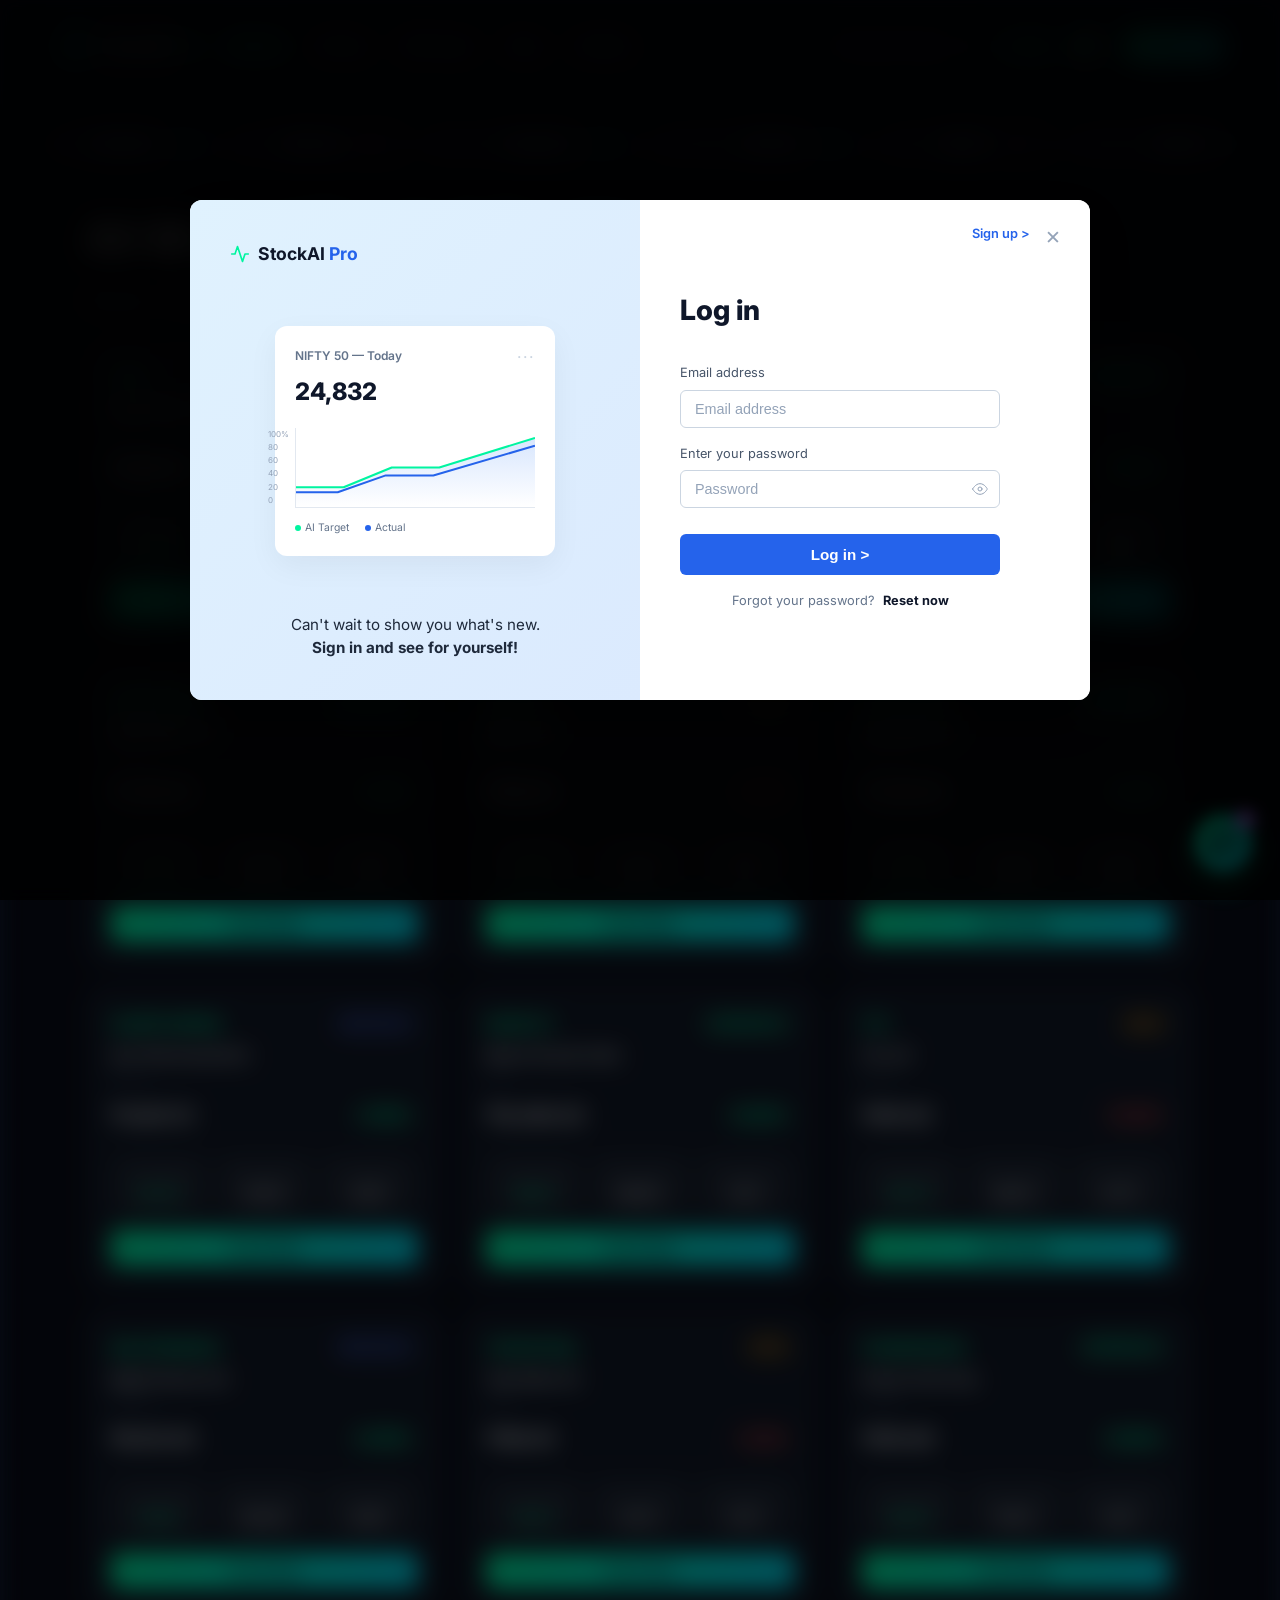
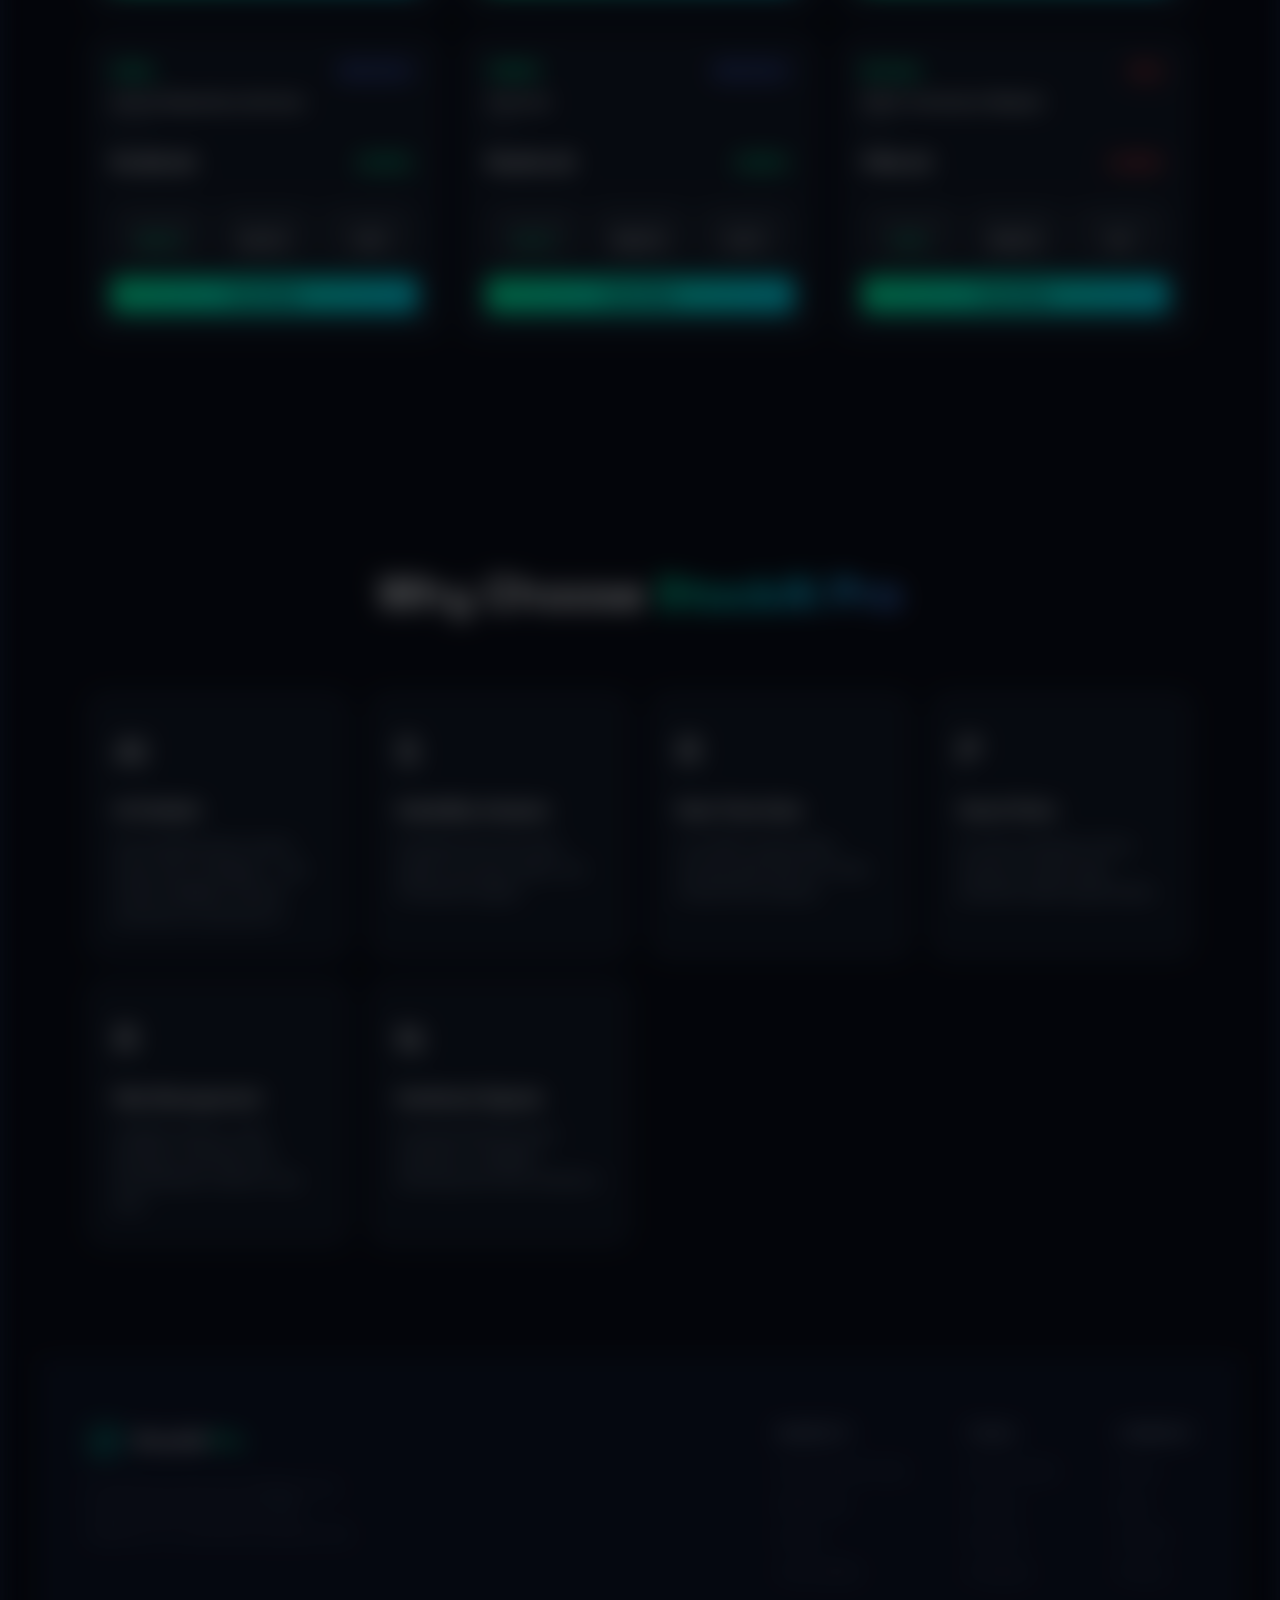
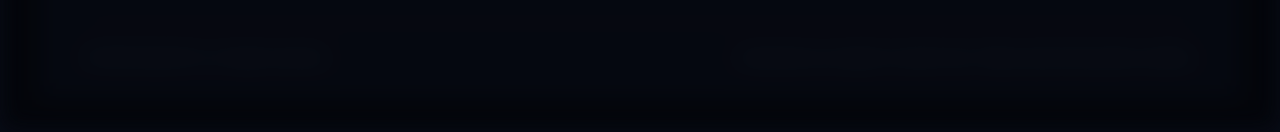
<file: frontend/index.html>
<!DOCTYPE html>
<html lang="en" data-theme="dark">

<head>
  <meta charset="UTF-8" />
  <meta name="viewport" content="width=device-width, initial-scale=1.0" />
  <title>StockAI Pro — Intelligent Wealth Insights</title>
  <meta name="description"
    content="StockAI Pro: Next-generation fund analysis with real-time AMFI data, AI-powered recommendations, and intelligent salary-based SIP planning." />
  <meta name="keywords"
    content="mutual funds, StockAI Pro, fund recommendations, SIP calculator, NSE, BSE, investing, wealth" />
  <link rel="preconnect" href="https://fonts.googleapis.com" />
  <link rel="preconnect" href="https://fonts.gstatic.com" crossorigin />
  <link
    href="https://fonts.googleapis.com/css2?family=Inter:wght@300;400;500;600;700;800;900&family=Space+Grotesk:wght@400;500;600;700&display=swap"
    rel="stylesheet" />
  <link rel="stylesheet" href="style.css" />
</head>

<body>

  <!-- ===== DASHBOARD LAYOUT WRAPPER ===== -->
  <div class="dashboard-wrapper" id="dashboardWrapper"
    style="filter: blur(10px) brightness(0.4); pointer-events: none; transition: filter 0.4s ease, brightness 0.4s ease;">

    <!-- ===== TOP NAVBAR ===== -->
    <header class="top-navbar" id="topNavbar">
      <div class="nav-container">
        <a href="#" class="nav-logo">
          <div class="logo-icon">
            <svg width="24" height="24" viewBox="0 0 28 28" fill="none">
              <path d="M4 20 L8 14 L12 17 L16 9 L20 12 L24 6" stroke="url(#g1)" stroke-width="2.5" stroke-linecap="round" stroke-linejoin="round"/>
              <circle cx="24" cy="6" r="2.5" fill="#00f5a0"/>
              <defs>
                <linearGradient id="g1" x1="4" y1="20" x2="24" y2="6" gradientUnits="userSpaceOnUse">
                  <stop stop-color="#00f5a0"/><stop offset="1" stop-color="#00d9f5"/>
                </linearGradient>
              </defs>
            </svg>
          </div>
          <span class="logo-text" style="font-size: 1.1rem;">StockAI <span class="logo-accent">Pro</span></span>
        </a>

        <!-- Navigation tabs -->
        <div class="nav-links">
          <button class="nav-tab-btn sidebar-btn active" id="tab-btn-markets" onclick="switchSidebarTab('markets')">Markets</button>
          <button class="nav-tab-btn sidebar-btn" id="tab-btn-picks" onclick="switchSidebarTab('picks')">AI Picks</button>
          <button class="nav-tab-btn sidebar-btn" id="tab-btn-sip" onclick="switchSidebarTab('sip')">SIP Planner</button>
          <button class="nav-tab-btn sidebar-btn" id="tab-btn-news" onclick="switchSidebarTab('news')">News</button>
          <button class="nav-tab-btn sidebar-btn" id="tab-btn-portfolio" onclick="switchSidebarTab('portfolio')">Portfolio</button>
        </div>

        <!-- Search & actions -->
        <div class="nav-actions" style="display: flex; align-items: center; gap: 8px;">
          <!-- Stock Search Button & Input -->
          <div class="search-container" style="position: relative;">
            <input type="text" id="stockSearchInput" placeholder="Search funds..." class="port-input" style="padding: 6px 12px 6px 30px; font-size: 0.8rem; width: 160px; transition: width 0.3s; border-radius: 20px;" onfocus="this.style.width='220px'; document.getElementById('searchDropdown').style.display='block';" onblur="setTimeout(() => { this.style.width='160px'; document.getElementById('searchDropdown').style.display='none'; }, 200)" />
            <span style="position: absolute; left: 10px; top: 50%; transform: translateY(-50%); font-size: 0.85rem; color: var(--text-muted); pointer-events: none;"><svg width="14" height="14" viewBox="0 0 24 24" fill="none" stroke="currentColor" stroke-width="2"><circle cx="11" cy="11" r="8"/><path d="M21 21l-4.35-4.35"/></svg></span>
            <div id="searchDropdown" class="search-dropdown" style="display: none; position: absolute; top: 100%; left: 0; right: 0; background: var(--bg-card); border: 1px solid var(--border); border-radius: var(--radius-sm); z-index: 100; max-height: 200px; overflow-y: auto; box-shadow: var(--shadow-md); margin-top: 5px;"></div>
          </div>

          <button class="btn-outline" onclick="openChat()" style="padding: 6px 12px; font-size: 0.8rem;">AI Chat</button>
          
          <button class="theme-toggle-btn" id="themeToggle" onclick="toggleTheme()" title="Toggle theme" style="margin: 0; width: 44px; height: 26px;">
            <div class="theme-knob" id="themeKnob" style="width: 18px; height: 18px;"></div>
          </button>

          <div class="user-profile-widget" id="sidebarUserProfile" style="display: none; align-items: center; gap: 8px; cursor: pointer;" onclick="openProfileModal()">
            <div class="auth-avatar" id="sidebarAvatar" style="width: 28px; height: 28px; font-size: 0.8rem;">U</div>
            <span class="user-profile-name" id="sidebarUserName" style="font-size: 0.8rem; max-width: 80px; text-overflow: ellipsis; overflow: hidden; white-space: nowrap;">Guest</span>
          </div>

          <button class="btn-primary" id="navAuthBtn" onclick="handleNavAuthClick()" style="padding: 6px 14px; font-size: 0.8rem; border-radius: 20px;">Get Started</button>
        </div>
      </div>
    </header>

    <!-- ===== MAIN CONTENT VIEWPONT ===== -->
    <main class="main-content">

      <!-- ===== TICKER STRIP ===== -->
      <div class="ticker-strip"
        style="position: relative; top: 0; margin-bottom: 1.5rem; border-radius: var(--radius-md);">
        <div class="ticker-track" id="tickerTrack"></div>
      </div>

      <!-- ===== TAB PANEL: MARKETS ===== -->
      <div id="panel-markets" class="tab-panel active">
        <section class="section" id="markets" style="padding-top: 1rem;">
          <div class="section-container">
            <div class="section-header" style="text-align: left; margin-bottom: 1.5rem;">
              <h2 class="section-title">All Mutual Funds & <span class="gradient-text">Equities</span></h2>
              <p class="section-subtitle" style="margin: 0;">Browse, compare, and invest in top-performing funds and equities</p>
            </div>
            <div class="funds-card-grid" id="fundsCardGrid">
              <!-- Cards rendered dynamically by app.js -->
            </div>
          </div>
        </section>
      </div> <!-- END TAB PANEL: MARKETS -->

      <!-- ===== TAB PANEL: AI PICKS ===== -->
      <div id="panel-picks" class="tab-panel">

        <!-- ===== AI PICKS ===== -->
        <section class="section section-dark" id="ai-picks">
          <div class="section-container">
            <div class="section-header">
              <div class="ai-badge"><span>&#x2736; AI Powered</span></div>
              <h2 class="section-title">AI Stock <span class="gradient-text">Recommendations</span></h2>
              <p class="section-subtitle">Our proprietary AI engine analyzes 150+ technical and fundamental indicators
                to deliver high-conviction trade ideas</p>
            </div>
            <div class="filter-tabs">
              <button class="filter-tab active" onclick="filterPicks('all', this)">All</button>
              <button class="filter-tab" onclick="filterPicks('buy', this)">Strong Buy</button>
              <button class="filter-tab" onclick="filterPicks('hold', this)">Hold</button>
              <button class="filter-tab" onclick="filterPicks('watch', this)">Watchlist</button>
            </div>
            <div class="picks-grid" id="picksGrid"></div>
            <div class="ai-confidence">
              <div class="confidence-header">
                <h3>AI Model Confidence</h3>
                <span>Based on last 90 days performance</span>
              </div>
              <div class="confidence-bars" id="confidenceBars"></div>
            </div>
          </div>
        </section>
      </div> <!-- END TAB PANEL: AI PICKS -->

      <!-- ===== TAB PANEL: SIP PLANNER ===== -->
      <div id="panel-sip" class="tab-panel">

        <!-- ===== AI SALARY PLANNER & SIP CALCULATOR ===== -->
        <section class="section" id="sip-calculator">
          <div class="section-container">
            <div class="section-header">
              <div class="ai-badge"><span>Smart Wealth Planner</span></div>
              <h2 class="section-title">AI SIP &amp; <span class="gradient-text">Salary Recommender</span></h2>
              <p class="section-subtitle">Plan your future wealth based on your monthly salary and let AI suggest the
                perfect funds.</p>
            </div>

            <div class="market-tables"
              style="grid-template-columns: repeat(auto-fit, minmax(min(100%, 480px), 1fr)); gap: 28px;">

              <!-- LEFT PANEL: AI SALARY PLANNER -->
              <div class="table-card" style="padding: 24px;">
                <div class="table-card-header" style="padding: 0 0 16px 0; margin-bottom: 20px;">
                  <h3>Salary-Based AI Recommendation</h3>
                  <span class="live-badge">SMART</span>
                </div>

                <div style="display: flex; flex-direction: column; gap: 1.25rem;">
                  <div class="filter-group">
                    <label style="display: flex; justify-content: space-between;">
                      <span>Monthly Salary</span>
                      <span style="color: var(--accent-green); font-weight: 700;" id="salaryValDisplay">₹50,000</span>
                    </label>
                    <input type="range" id="inputSalary" min="10000" max="500000" step="5000" value="50000"
                      class="filter-select"
                      style="padding: 0; height: 6px; -webkit-appearance: none; background: var(--input-bg); border: none;"
                      oninput="updateSalaryDisplay(this.value)" />
                  </div>

                  <div style="display: grid; grid-template-columns: 1fr 1fr; gap: 1rem;">
                    <div class="filter-group">
                      <label>Risk Appetite</label>
                      <select id="inputRisk" class="filter-select">
                        <option value="High">High (High Returns, Equity)</option>
                        <option value="Moderate">Moderate (Balanced, Hybrid)</option>
                        <option value="Low">Low (Safe, Debt/Liquid)</option>
                      </select>
                    </div>

                    <div class="filter-group">
                      <label>Investment Tenure</label>
                      <select id="inputTenure" class="filter-select">
                        <option value="Long">Long Term (5+ Years)</option>
                        <option value="Medium">Medium Term (3-5 Years)</option>
                        <option value="Short">Short Term (1-3 Years)</option>
                      </select>
                    </div>
                  </div>

                  <button class="btn-primary" onclick="generateAISIPPlan()"
                    style="padding: 12px; font-size: 0.95rem; width: 100%;">Analyze and Recommend Funds</button>

                  <div class="ai-confidence" id="sipPlanResult"
                    style="margin-top: 10px; display: none; padding: 20px; border-radius: var(--radius-md); background: var(--input-bg); border: 1px solid var(--border);">
                    <!-- Dynamic AI output will render here -->
                  </div>
                </div>
              </div>

              <!-- RIGHT PANEL: INTERACTIVE SIP CALCULATOR -->
              <div class="table-card" style="padding: 24px;">
                <div class="table-card-header" style="padding: 0 0 16px 0; margin-bottom: 20px;">
                  <h3>Interactive SIP Calculator</h3>
                  <span class="live-badge">CALCULATOR</span>
                </div>

                <div style="display: flex; flex-direction: column; gap: 1.25rem;">
                  <div class="filter-group">
                    <label style="display: flex; justify-content: space-between;">
                      <span>Monthly SIP Amount</span>
                      <span style="color: var(--accent-green); font-weight: 700;" id="sipAmountDisplay">₹5,000</span>
                    </label>
                    <input type="range" id="inputSipAmount" min="500" max="100000" step="500" value="5000"
                      class="filter-select"
                      style="padding: 0; height: 6px; -webkit-appearance: none; background: var(--input-bg); border: none;"
                      oninput="updateSIPAmountDisplay(this.value)" />
                  </div>

                  <div class="filter-group">
                    <label style="display: flex; justify-content: space-between;">
                      <span>Expected Annual Returns</span>
                      <span style="color: var(--accent-green); font-weight: 700;" id="sipRateDisplay">12%</span>
                    </label>
                    <input type="range" id="inputSipRate" min="5" max="30" step="0.5" value="12" class="filter-select"
                      style="padding: 0; height: 6px; -webkit-appearance: none; background: var(--input-bg); border: none;"
                      oninput="updateSIPRateDisplay(this.value)" />
                  </div>

                  <div class="filter-group">
                    <label style="display: flex; justify-content: space-between;">
                      <span>Tenure (Years)</span>
                      <span style="color: var(--accent-green); font-weight: 700;" id="sipYearsDisplay">10 Years</span>
                    </label>
                    <input type="range" id="inputSipYears" min="1" max="30" step="1" value="10" class="filter-select"
                      style="padding: 0; height: 6px; -webkit-appearance: none; background: var(--input-bg); border: none;"
                      oninput="updateSIPYearsDisplay(this.value)" />
                  </div>

                  <div class="picks-metrics" style="grid-template-columns: 1fr 1fr; gap: 10px; margin-top: 10px;">
                    <div class="pick-metric">
                      <div class="pick-metric-label">Total Invested</div>
                      <div class="pick-metric-value" id="sipInvestedText">₹6,00,000</div>
                    </div>
                    <div class="pick-metric">
                      <div class="pick-metric-label">Estimated Returns</div>
                      <div class="pick-metric-value" id="sipReturnsText">₹5,23,232</div>
                    </div>
                    <div class="pick-metric"
                      style="grid-column: span 2; background: rgba(0, 245, 160, 0.05); border: 1px solid rgba(0, 245, 160, 0.15);">
                      <div class="pick-metric-label">Total Future Wealth</div>
                      <div class="pick-metric-value" style="color: var(--accent-green); font-size: 1.25rem;"
                        id="sipTotalText">₹11,23,232</div>
                    </div>
                  </div>
                </div>
              </div>

            </div>
          </div>
        </section>
      </div> <!-- END TAB PANEL: SIP PLANNER -->

      <!-- ===== TAB PANEL: NEWS ===== -->
      <div id="panel-news" class="tab-panel">

        <!-- ===== NEWS SECTION ===== -->
        <section class="section" id="news">
          <div class="section-container">
            <div class="section-header">
              <h2 class="section-title">Market <span class="gradient-text">News</span></h2>
              <p class="section-subtitle">AI-curated news with sentiment analysis</p>
            </div>
            <div class="news-grid" id="newsGrid"></div>
          </div>
        </section>
      </div> <!-- END TAB PANEL: NEWS -->

      <!-- ===== TAB PANEL: PORTFOLIO ===== -->
      <div id="panel-portfolio" class="tab-panel">

        <!-- ===== PORTFOLIO TRACKER ===== -->
        <section class="section section-dark" id="portfolio">
          <div class="section-container">
            <div class="section-header">
              <h2 class="section-title">Portfolio <span class="gradient-text">Tracker</span></h2>
              <p class="section-subtitle">Track your investments and analyze performance</p>
            </div>
            <div class="portfolio-layout">
              <div class="portfolio-add">
                <h3>Add Stock</h3>
                <div class="portfolio-form">
                  <input type="text" id="portStock" placeholder="Stock symbol (e.g., TCS)" class="port-input" />
                  <input type="number" id="portQty" placeholder="Quantity" class="port-input" />
                  <input type="number" id="portPrice" placeholder="Buy price (&#x20B9;)" class="port-input" />
                  <button class="btn-primary" onclick="addToPortfolio()">Add Stock</button>
                </div>
              </div>
              <div class="portfolio-table-wrap">
                <table class="portfolio-table" id="portfolioTable">
                  <thead>
                    <tr>
                      <th>Stock</th>
                      <th>Qty</th>
                      <th>Avg Price</th>
                      <th>LTP</th>
                      <th>P&amp;L</th>
                      <th>P&amp;L %</th>
                      <th>Action</th>
                    </tr>
                  </thead>
                  <tbody id="portfolioBody">
                    <tr>
                      <td colspan="7" class="empty-row">No stocks added yet. Add your first stock!</td>
                    </tr>
                  </tbody>
                </table>
                <div class="portfolio-summary" id="portfolioSummary"></div>
              </div>
            </div>
          </div>
        </section>
      </div> <!-- END TAB PANEL: PORTFOLIO -->

      <!-- ===== FEATURES SECTION ===== -->
      <section class="section features-section">
        <div class="section-container">
          <div class="section-header">
            <h2 class="section-title">Why Choose <span class="gradient-text">StockAI Pro</span></h2>
          </div>
          <div class="features-grid">
            <div class="feature-card">
              <div class="feature-icon">AI</div>
              <h3>AI Chatbot</h3>
              <p>Ask anything about mutual funds, SIPs, strategies &mdash; get instant intelligent answers powered by
                advanced AI</p>
            </div>
            <div class="feature-card">
              <div class="feature-icon">S</div>
              <h3>Suitability Analysis</h3>
              <p>Evaluates fund risk ratios against user age, salary, and investment targets</p>
            </div>
            <div class="feature-card">
              <div class="feature-icon">R</div>
              <h3>Real-Time Data</h3>
              <p>Live AMFI market feeds syncing daily NAVs for Indian mutual fund schemes</p>
            </div>
            <div class="feature-card">
              <div class="feature-icon">P</div>
              <h3>Smart Picks</h3>
              <p>AI scans hundreds of fund houses to surface high-potential wealth opportunities</p>
            </div>
            <div class="feature-card">
              <div class="feature-icon">R</div>
              <h3>Risk Management</h3>
              <p>Volatility indexes, asset allocation matching, and diversification checks in real time</p>
            </div>
            <div class="feature-card">
              <div class="feature-icon">N</div>
              <h3>Sentiment Signals</h3>
              <p>AI parses financial news sentiment to highlight matching fund entry indicators</p>
            </div>
          </div>
        </div>
      </section>

      <!-- ===== FOOTER ===== -->
      <footer class="footer">
        <div class="footer-container">
          <div class="footer-brand">
            <div class="nav-logo">
              <div class="logo-icon">
                <svg width="24" height="24" viewBox="0 0 28 28" fill="none">
                  <path d="M4 20 L8 14 L12 17 L16 9 L20 12 L24 6" stroke="url(#gf)" stroke-width="2.5"
                    stroke-linecap="round" stroke-linejoin="round" />
                  <circle cx="24" cy="6" r="2.5" fill="#00f5a0" />
                  <defs>
                    <linearGradient id="gf" x1="4" y1="20" x2="24" y2="6" gradientUnits="userSpaceOnUse">
                      <stop stop-color="#00f5a0" />
                      <stop offset="1" stop-color="#00d9f5" />
                    </linearGradient>
                  </defs>
                </svg>
              </div>
              <span class="logo-text">StockAI <span class="logo-accent">Pro</span></span>
            </div>
            <p>AI-powered mutual fund intelligence for modern wealth creation. Not SEBI registered. For educational
              purposes only.</p>
          </div>
          <div class="footer-links">
            <div class="footer-col">
              <h4>Markets</h4><a href="#">Indian Mutual Funds</a><a href="#">AMFI NAVs</a><a href="#">Indices</a><a
                href="#">Commodities</a>
            </div>
            <div class="footer-col">
              <h4>Tools</h4><a href="#">SIP Calculator</a><a href="#">AI Picks</a><a href="#">Portfolio</a><a
                href="#">AI Signals</a>
            </div>
            <div class="footer-col">
              <h4>Company</h4><a href="#">About</a><a href="#">Blog</a><a href="#">Contact</a><a href="#">Privacy</a>
            </div>
          </div>
        </div>
        <div class="footer-bottom">
          <span>&copy; 2026 StockAI Pro. All rights reserved.</span>
          <span>Investments are subject to market risks. Please read all documents carefully.</span>
        </div>
      </footer>
    </main>
  </div> <!-- END DASHBOARD LAYOUT WRAPPER -->

  <!-- ===== AI CHAT WIDGET ===== -->
  <div class="chat-fab" id="chatFab" onclick="openChat()">
    <svg width="28" height="28" viewBox="0 0 24 24" fill="none" stroke="currentColor" stroke-width="2">
      <path d="M21 15a2 2 0 0 1-2 2H7l-4 4V5a2 2 0 0 1 2-2h14a2 2 0 0 1 2 2z"></path>
    </svg>
    <div class="chat-fab-badge">AI</div>
  </div>
  <div class="chat-overlay" id="chatOverlay" onclick="closeChat()"></div>
  <div class="chat-panel" id="chatPanel">
    <div class="chat-header">
      <div class="chat-avatar">
        <div class="avatar-ring">
          <div class="avatar-dot"></div>
        </div>
        <div class="chat-header-info">
          <span class="chat-name">StockAI Assistant</span>
          <span class="chat-status">&#x25CF; Online &middot; Powered by AI</span>
        </div>
      </div>
      <button class="chat-close" onclick="closeChat()">&#x2715;</button>
    </div>
    <div class="chat-suggestions" id="chatSuggestions">
      <p class="suggestions-label">Try asking:</p>
      <div class="suggestion-chips">
        <button class="chip" onclick="sendSuggestion(this)">Best stocks to buy today?</button>
        <button class="chip" onclick="sendSuggestion(this)">Analyze TCS stock</button>
        <button class="chip" onclick="sendSuggestion(this)">What is PE ratio?</button>
        <button class="chip" onclick="sendSuggestion(this)">Market outlook 2026</button>
        <button class="chip" onclick="sendSuggestion(this)">Explain candlestick patterns</button>
        <button class="chip" onclick="sendSuggestion(this)">How to reduce portfolio risk?</button>
      </div>
    </div>
    <div class="chat-messages" id="chatMessages">
      <div class="message bot-message">
        <div class="message-avatar">AI</div>
        <div class="message-bubble">
          <p>Hello! I'm <strong>StockAI</strong>, your intelligent market assistant. I can help you with:</p>
          <ul>
            <li>Stock analysis &amp; recommendations</li>
            <li>Market trends &amp; news</li>
            <li>Technical &amp; fundamental analysis</li>
            <li>Portfolio advice</li>
          </ul>
          <p>What would you like to know?</p>
        </div>
      </div>
    </div>
    <div class="chat-input-area">
      <div class="chat-input-wrap">
        <input type="text" id="chatInput" placeholder="Ask about any stock or market..."
          onkeypress="handleChatKey(event)" />
        <button class="chat-send-btn" onclick="sendChatMessage()">
          <svg width="20" height="20" viewBox="0 0 24 24" fill="currentColor">
            <path d="M2.01 21L23 12 2.01 3 2 10l15 2-15 2z" />
          </svg>
        </button>
      </div>
      <span class="chat-disclaimer">AI responses are for educational purposes only, not financial advice.</span>
    </div>
  </div>

  <!-- ===== STOCK DETAIL MODAL ===== -->
  <div class="modal-overlay" id="stockModal" onclick="closeStockModal()">
    <div class="modal-card" onclick="event.stopPropagation()">
      <div class="modal-header" id="modalHeader">
        <div>
          <h2 id="modalStockName">Stock Name</h2>
          <span id="modalSector" class="modal-sector">Sector</span>
        </div>
        <div class="modal-price-block">
          <div class="modal-price" id="modalPrice">&#x20B9;0</div>
          <div class="modal-change" id="modalChange">+0.00%</div>
        </div>
        <button class="modal-close" onclick="closeStockModal()">&#x2715;</button>
      </div>
      <canvas id="modalChart" height="200"></canvas>
      <div class="modal-metrics" id="modalMetrics"></div>
      <div class="modal-ai-section">
        <h3>AI Analysis</h3>
        <p id="modalAIText"></p>
      </div>
      <div style="margin-top: 1.5rem; display: flex;">
        <button class="btn-primary" id="modalBuyBtn" style="flex: 1; padding: 12px; font-weight: 700; font-size: 0.95rem; border-radius: var(--radius-sm);">Invest Now</button>
      </div>
    </div>
  </div>

  <!-- ===== AUTHENTICATION MODAL ===== -->
  <div class="modal-overlay active" id="authModal">
    <div class="auth-split-card" onclick="event.stopPropagation()">
      
      <!-- Left Panel (Illustration) -->
      <div class="auth-left-panel">
        <div class="auth-logo">
          <svg width="20" height="20" viewBox="0 0 24 24" fill="none" stroke="currentColor" stroke-width="2" stroke-linecap="round" stroke-linejoin="round" style="color: #00f5a0; margin-right: 8px;">
            <polyline points="22 12 18 12 15 21 9 3 6 12 2 12"></polyline>
          </svg>
          <span style="color: #0f172a; font-weight: 700;">StockAI <span style="color: #2563eb;">Pro</span></span>
        </div>
        
        <div class="auth-chart-wrapper">
          <div class="auth-chart-card">
            <div class="acc-header">
              <span class="acc-title">NIFTY 50 — Today</span>
              <span class="acc-dots">...</span>
            </div>
            <div class="acc-value">24,832</div>
            <div class="acc-chart-area">
              <div class="acc-y-axis">
                <span>100%</span><span>80</span><span>60</span><span>40</span><span>20</span><span>0</span>
              </div>
              <div class="acc-lines">
                <svg width="100%" height="100%" viewBox="0 0 200 80" preserveAspectRatio="none">
                  <defs>
                    <linearGradient id="chartGradient" x1="0" y1="0" x2="0" y2="1">
                      <stop offset="0%" stop-color="#3b82f6" stop-opacity="0.2"/>
                      <stop offset="100%" stop-color="#3b82f6" stop-opacity="0"/>
                    </linearGradient>
                  </defs>
                  <path d="M0 60 L40 60 L80 40 L120 40 L200 10 L200 80 L0 80 Z" fill="url(#chartGradient)"/>
                  <polyline points="0 60 40 60 80 40 120 40 200 10" fill="none" stroke="#00f5a0" stroke-width="2" />
                  <polyline points="0 65 35 65 75 48 115 48 200 18" fill="none" stroke="#2563eb" stroke-width="2" />
                </svg>
              </div>
            </div>
            <div class="acc-legend">
              <span class="acc-leg-item"><span class="acc-dot" style="background:#00f5a0;"></span> AI Target</span>
              <span class="acc-leg-item"><span class="acc-dot" style="background:#2563eb;"></span> Actual</span>
            </div>
          </div>
        </div>

        <div class="auth-left-text">
          Can't wait to show you what's new.<br>
          <strong>Sign in and see for yourself!</strong>
        </div>
      </div>

      <!-- Right Panel (Form) -->
      <div class="auth-right-panel">
        <button class="modal-close" id="authModalCloseBtn" onclick="closeAuthModal()" style="display: none;">&#x2715;</button>
        <div class="auth-top-right">
          <span id="authSwitchText" style="display: none;"></span>
          <a href="#" id="authSwitchLink" onclick="switchAuthMode(event)">Sign up ></a>
        </div>

        <div class="auth-form-container">
          <h2 id="authModalTitle">Log in</h2>
          
          <div id="authErrorMsg" class="auth-error-msg" style="display: none;"></div>

          <form id="authForm" onsubmit="handleAuthFormSubmit(event)">
            <div class="auth-input-group" id="authNameGroup" style="display: none;">
              <label>Full name</label>
              <input type="text" id="authName" placeholder="Your Name" />
            </div>

            <div class="auth-input-group" id="authEmailGroup">
              <label>Email address</label>
              <input type="email" id="authEmail" placeholder="Email address" required />
            </div>

            <div class="auth-input-group" id="authOtpGroup" style="display: none;">
              <label>Enter 6-Digit OTP</label>
              <input type="text" id="authOtp" placeholder="Enter OTP" />
            </div>

            <div class="auth-input-group" id="authPasswordGroup">
              <label id="authPasswordLabel">Enter your password</label>
              <div class="auth-password-wrapper">
                <input type="password" id="authPassword" placeholder="Password" required />
                <button type="button" class="auth-pwd-toggle">
                  <svg width="16" height="16" viewBox="0 0 24 24" fill="none" stroke="currentColor" stroke-width="1.5" stroke-linecap="round" stroke-linejoin="round"><path d="M1 12s4-8 11-8 11 8 11 8-4 8-11 8-11-8-11-8z"></path><circle cx="12" cy="12" r="3"></circle></svg>
                </button>
              </div>
            </div>

            <button type="submit" id="authSubmitBtn" class="auth-submit-btn">Log in ></button>
            
            <div class="auth-forgot-row">
              <span>Forgot your password?</span>
              <a href="#" id="authForgotLink" onclick="switchForgotPasswordMode(event)">Reset now</a>
            </div>
          </form>
        </div>
      </div>
    </div>
  </div>

  <!-- ===== AI SUITABILITY MODAL ===== -->
  <div class="modal-overlay" id="suitabilityModal" onclick="closeSuitabilityModal()">
    <div class="modal-card" onclick="event.stopPropagation()" style="max-width: 450px; padding: 2rem;">
      <div class="modal-header" style="border: none; padding-bottom: 0;">
        <div>
          <h2 style="font-size: 1.35rem; font-weight: 800;">AI Suitability Checker</h2>
          <span id="suitabilityFundName" style="color: var(--accent-green); font-size: 0.85rem; font-weight: 600;">Fund
            Name</span>
        </div>
        <button class="modal-close" onclick="closeSuitabilityModal()">&#x2715;</button>
      </div>
      <form id="suitabilityForm" onsubmit="calculateAIFundSuitability(event)"
        style="display: flex; flex-direction: column; gap: 1rem; margin-top: 1.25rem;">
        <input type="hidden" id="suitabilitySym" />

        <div class="filter-group">
          <label>Your Age</label>
          <input type="number" id="suitabilityAge" class="filter-select" placeholder="e.g. 28" required
            style="width: 100%; -webkit-appearance: none; appearance: none; background-image: none;" />
        </div>

        <div class="filter-group">
          <label>Investment Horizon (Years)</label>
          <input type="number" id="suitabilityHorizon" class="filter-select" placeholder="e.g. 5" required
            style="width: 100%; -webkit-appearance: none; appearance: none; background-image: none;" />
        </div>

        <div class="filter-group">
          <label>Risk Appetite</label>
          <select id="suitabilityRisk" class="filter-select" style="width: 100%;">
            <option value="low">Low Risk (Conservative)</option>
            <option value="moderate" selected>Moderate Risk (Balanced)</option>
            <option value="high">High Risk (Aggressive)</option>
          </select>
        </div>

        <button type="submit" class="btn-primary" style="width: 100%; padding: 0.8rem; margin-top: 0.5rem;">Evaluate
          Suitability</button>
      </form>

      <div id="suitabilityResult"
        style="display: none; margin-top: 1.5rem; padding: 1rem; border-radius: var(--radius-sm); border: 1px solid var(--border); background: var(--input-bg);">
        <!-- Results loaded dynamically -->
      </div>
    </div>
  </div>

  <!-- ===== QUICK BUY MODAL ===== -->
  <div class="modal-overlay" id="quickBuyModal" onclick="closeQuickBuyModal()">
    <div class="modal-card" onclick="event.stopPropagation()" style="max-width: 400px; padding: 2rem;">
      <div class="modal-header"
        style="border: none; padding-bottom: 0; display: flex; justify-content: space-between; align-items: center;">
        <div>
          <h2 style="font-size: 1.35rem; font-weight: 800; color: var(--text-primary);">Quick Invest</h2>
          <span id="quickBuyFundName" style="color: var(--accent-green); font-size: 0.85rem; font-weight: 600;">Fund
            Name</span>
        </div>
        <button class="modal-close" onclick="closeQuickBuyModal()"
          style="border: none; background: transparent; font-size: 1.2rem; cursor: pointer; color: var(--text-secondary);">&#x2715;</button>
      </div>

      <div style="margin-top: 1.5rem; display: flex; flex-direction: column; gap: 1rem;">
        <div
          style="display: flex; justify-content: space-between; font-size: 0.85rem; border-bottom: 1px solid var(--border); padding-bottom: 8px;">
          <span style="color: var(--text-secondary);">Current NAV:</span>
          <span id="quickBuyNAV" style="font-weight: 700; color: var(--text-primary);">₹0.00</span>
        </div>

        <div class="filter-group">
          <label>Quantity / Units to Buy</label>
          <input type="number" id="quickBuyQty" class="filter-select" value="10" min="1"
            style="width: 100%; -webkit-appearance: none; appearance: none; background-image: none;"
            oninput="updateQuickBuyTotal()" />
        </div>

        <div
          style="display: flex; justify-content: space-between; font-size: 0.9rem; font-weight: 700; background: var(--input-bg); padding: 12px; border-radius: var(--radius-sm);">
          <span style="color: var(--text-secondary);">Total Investment:</span>
          <span id="quickBuyTotal" style="color: var(--accent-green);">₹0.00</span>
        </div>

        <button class="btn-primary" style="width: 100%; padding: 0.8rem; margin-top: 0.5rem;"
          onclick="submitQuickBuy()">Confirm Purchase</button>
      </div>
    </div>
  </div>

  <!-- ===== PROFILE MODAL ===== -->
  <div class="modal-overlay" id="profileModal" onclick="closeProfileModal()">
    <div class="modal-card" onclick="event.stopPropagation()" style="max-width: 600px; padding: 1.5rem 2rem;">
      <div class="modal-header" style="padding-bottom: 10px; border-bottom: none; margin-bottom: 0;">
        <h2>Trader Profile & Settings</h2>
        <button class="modal-close" onclick="closeProfileModal()">&#x2715;</button>
      </div>
      
      <div class="modal-tabs" style="display: flex; gap: 1.5rem; border-bottom: 1px solid var(--border); margin-bottom: 1.5rem; margin-top: 10px;">
        <button class="modal-tab active" id="ptab-btn-personal" onclick="switchProfileTab('personal')">Personal Info</button>
        <button class="modal-tab" id="ptab-btn-kyc" onclick="switchProfileTab('kyc')">KYC & Documents</button>
        <button class="modal-tab" id="ptab-btn-bank" onclick="switchProfileTab('bank')">Bank & Trading</button>
      </div>

      <div style="max-height: 60vh; overflow-y: auto; padding-right: 5px;">
        
        <!-- Tab 1: Personal Info -->
        <div id="ptab-personal" class="profile-tab-content active" style="display: flex; flex-direction: column; gap: 1.5rem;">
          <div style="display: grid; grid-template-columns: 1fr 1fr; gap: 1rem;">
            <div class="filter-group">
              <label for="profileNameInput">Full Name</label>
              <input type="text" id="profileNameInput" class="filter-select" style="width: 100%; -webkit-appearance: none; appearance: none; background-image: none;" placeholder="As per PAN card" />
            </div>
            <div class="filter-group">
              <label for="profileEmailInput">Email Address</label>
              <input type="email" id="profileEmailInput" class="filter-select" style="width: 100%; -webkit-appearance: none; appearance: none; background-image: none;" placeholder="name@example.com" />
            </div>
            <div class="filter-group">
              <label for="profilePhoneInput">Phone Number</label>
              <input type="tel" id="profilePhoneInput" class="filter-select" style="width: 100%; -webkit-appearance: none; appearance: none; background-image: none;" placeholder="+91" />
            </div>
            <div class="filter-group">
              <label for="profileDobInput">Date of Birth</label>
              <input type="date" id="profileDobInput" class="filter-select" style="width: 100%; -webkit-appearance: none; appearance: none; background-image: none; color-scheme: dark;" />
            </div>
          </div>
          <div class="filter-group">
            <label for="profileAddressInput">Residential Address</label>
            <textarea id="profileAddressInput" class="filter-select" style="width: 100%; height: 60px; resize: none; background-image: none; padding: 10px;" placeholder="Full Address with PIN Code"></textarea>
          </div>
          <div style="display: grid; grid-template-columns: 1fr 1fr; gap: 1rem;">
            <div class="filter-group">
              <label for="profileOccupationInput">Occupation</label>
              <select id="profileOccupationInput" class="filter-select" style="width: 100%;">
                <option value="Private Sector">Private Sector</option>
                <option value="Public Sector">Public Sector</option>
                <option value="Business">Business</option>
                <option value="Professional">Professional</option>
                <option value="Student">Student</option>
              </select>
            </div>
            <div class="filter-group">
              <label for="profileIncomeInput">Annual Income</label>
              <select id="profileIncomeInput" class="filter-select" style="width: 100%;">
                <option value="Below 1 Lakh">Below 1 Lakh</option>
                <option value="1-5 Lakhs">1-5 Lakhs</option>
                <option value="5-10 Lakhs">5-10 Lakhs</option>
                <option value="10-25 Lakhs">10-25 Lakhs</option>
                <option value="Above 25 Lakhs">Above 25 Lakhs</option>
              </select>
            </div>
          </div>
        </div>

        <!-- Tab 2: KYC & Documents -->
        <div id="ptab-kyc" class="profile-tab-content" style="display: none; flex-direction: column; gap: 1.5rem;">
          <div style="display: grid; grid-template-columns: 1fr 1fr; gap: 1rem;">
            <div class="filter-group">
              <label for="profilePanInput">PAN Number</label>
              <input type="text" id="profilePanInput" class="filter-select" style="width: 100%; -webkit-appearance: none; appearance: none; background-image: none; text-transform: uppercase;" placeholder="ABCDE1234F" />
            </div>
            <div class="filter-group">
              <label>KYC Status</label>
              <div style="padding: 10px 14px; background: rgba(16, 185, 129, 0.1); border: 1px solid rgba(16, 185, 129, 0.2); border-radius: var(--radius-sm); color: var(--accent-green); font-size: 0.85rem; font-weight: 600; display: flex; align-items: center; gap: 6px;">
                <svg width="14" height="14" viewBox="0 0 24 24" fill="none" stroke="currentColor" stroke-width="3"><polyline points="20 6 9 17 4 12"></polyline></svg> Verified
              </div>
            </div>
          </div>
          
          <div>
            <h4 style="font-size: 0.85rem; color: var(--text-secondary); margin-bottom: 10px;">Document Uploads</h4>
            <div style="display: grid; grid-template-columns: 1fr 1fr; gap: 1rem;">
              <div class="filter-group">
                <label>PAN Card (Front)</label>
                <div class="upload-area" onclick="document.getElementById('panFrontUpload').click()">
                  <svg width="20" height="20" viewBox="0 0 24 24" fill="none" stroke="var(--text-muted)" stroke-width="2"><path d="M21 15v4a2 2 0 0 1-2 2H5a2 2 0 0 1-2-2v-4"/><polyline points="17 8 12 3 7 8"/><line x1="12" y1="3" x2="12" y2="15"/></svg>
                  <span>Upload Front</span>
                  <input type="file" id="panFrontUpload" accept="image/*,.pdf" style="display: none;" onchange="updateUploadLabel(this)" />
                </div>
              </div>
              <div class="filter-group">
                <label>PAN Card (Back)</label>
                <div class="upload-area" onclick="document.getElementById('panBackUpload').click()">
                  <svg width="20" height="20" viewBox="0 0 24 24" fill="none" stroke="var(--text-muted)" stroke-width="2"><path d="M21 15v4a2 2 0 0 1-2 2H5a2 2 0 0 1-2-2v-4"/><polyline points="17 8 12 3 7 8"/><line x1="12" y1="3" x2="12" y2="15"/></svg>
                  <span>Upload Back</span>
                  <input type="file" id="panBackUpload" accept="image/*,.pdf" style="display: none;" onchange="updateUploadLabel(this)" />
                </div>
              </div>
              <div class="filter-group">
                <label>Aadhaar Card</label>
                <div class="upload-area" onclick="document.getElementById('aadhaarUpload').click()">
                  <svg width="20" height="20" viewBox="0 0 24 24" fill="none" stroke="var(--text-muted)" stroke-width="2"><path d="M21 15v4a2 2 0 0 1-2 2H5a2 2 0 0 1-2-2v-4"/><polyline points="17 8 12 3 7 8"/><line x1="12" y1="3" x2="12" y2="15"/></svg>
                  <span>Upload Aadhaar</span>
                  <input type="file" id="aadhaarUpload" accept="image/*,.pdf" style="display: none;" onchange="updateUploadLabel(this)" />
                </div>
              </div>
              <div class="filter-group">
                <label>Bank Passbook / Cheque</label>
                <div class="upload-area" onclick="document.getElementById('passbookUpload').click()">
                  <svg width="20" height="20" viewBox="0 0 24 24" fill="none" stroke="var(--text-muted)" stroke-width="2"><path d="M21 15v4a2 2 0 0 1-2 2H5a2 2 0 0 1-2-2v-4"/><polyline points="17 8 12 3 7 8"/><line x1="12" y1="3" x2="12" y2="15"/></svg>
                  <span>Upload Passbook</span>
                  <input type="file" id="passbookUpload" accept="image/*,.pdf" style="display: none;" onchange="updateUploadLabel(this)" />
                </div>
              </div>
            </div>
          </div>
        </div>

        <!-- Tab 3: Bank & Trading -->
        <div id="ptab-bank" class="profile-tab-content" style="display: none; flex-direction: column; gap: 1.5rem;">
          <div>
            <h4 style="font-size: 0.85rem; color: var(--text-secondary); margin-bottom: 10px;">Bank Account Details</h4>
            <div style="display: grid; grid-template-columns: 1fr 1fr; gap: 1rem;">
              <div class="filter-group">
                <label for="profileBankInput">Account Number</label>
                <input type="text" id="profileBankInput" class="filter-select" style="width: 100%; -webkit-appearance: none; appearance: none; background-image: none;" placeholder="XXXX XXXX XXXX" />
              </div>
              <div class="filter-group">
                <label for="profileIfscInput">IFSC Code</label>
                <input type="text" id="profileIfscInput" class="filter-select" style="width: 100%; -webkit-appearance: none; appearance: none; background-image: none; text-transform: uppercase;" placeholder="SBIN0001234" />
              </div>
            </div>
          </div>
          
          <div>
            <h4 style="font-size: 0.85rem; color: var(--text-secondary); margin-bottom: 10px;">Trading & Demat Account</h4>
            <div style="display: grid; grid-template-columns: 1fr 1fr; gap: 1rem;">
              <div class="filter-group">
                <label for="profileDematInput">BO ID / Demat A/C</label>
                <input type="text" id="profileDematInput" class="filter-select" style="width: 100%; -webkit-appearance: none; appearance: none; background-image: none;" placeholder="16 Digit Number" />
              </div>
              <div class="filter-group">
                <label for="profileSegmentsInput">Active Segments</label>
                <select id="profileSegmentsInput" class="filter-select" style="width: 100%;">
                  <option value="Equity & Mutual Funds">Equity & Mutual Funds</option>
                  <option value="Equity, F&O">Equity, F&O</option>
                  <option value="All Segments">All Segments (Eq, F&O, Cmdty, Curr)</option>
                </select>
              </div>
            </div>
          </div>

          <div>
            <h4 style="font-size: 0.85rem; color: var(--text-secondary); margin-bottom: 10px;">Nominee Details</h4>
            <div style="display: grid; grid-template-columns: 1fr 1fr; gap: 1rem;">
              <div class="filter-group">
                <label for="profileNomineeInput">Nominee Name</label>
                <input type="text" id="profileNomineeInput" class="filter-select" style="width: 100%; -webkit-appearance: none; appearance: none; background-image: none;" placeholder="Full Name" />
              </div>
              <div class="filter-group">
                <label for="profileNomRelationInput">Relationship</label>
                <select id="profileNomRelationInput" class="filter-select" style="width: 100%;">
                  <option value="Spouse">Spouse</option>
                  <option value="Parent">Parent</option>
                  <option value="Child">Child</option>
                  <option value="Sibling">Sibling</option>
                  <option value="Other">Other</option>
                </select>
              </div>
            </div>
          </div>
        </div>

      </div>
      
      <div style="margin-top: 1.5rem; border-top: 1px solid var(--border); padding-top: 1.5rem;">
        <button class="btn-primary" style="width: 100%; padding: 0.9rem; font-size: 0.95rem;" onclick="saveProfile()">Save & Update Profile</button>
      </div>
    </div>
  </div>

  <script src="app.js?v=1.0.2" defer></script>
</body>

</html>
</file>
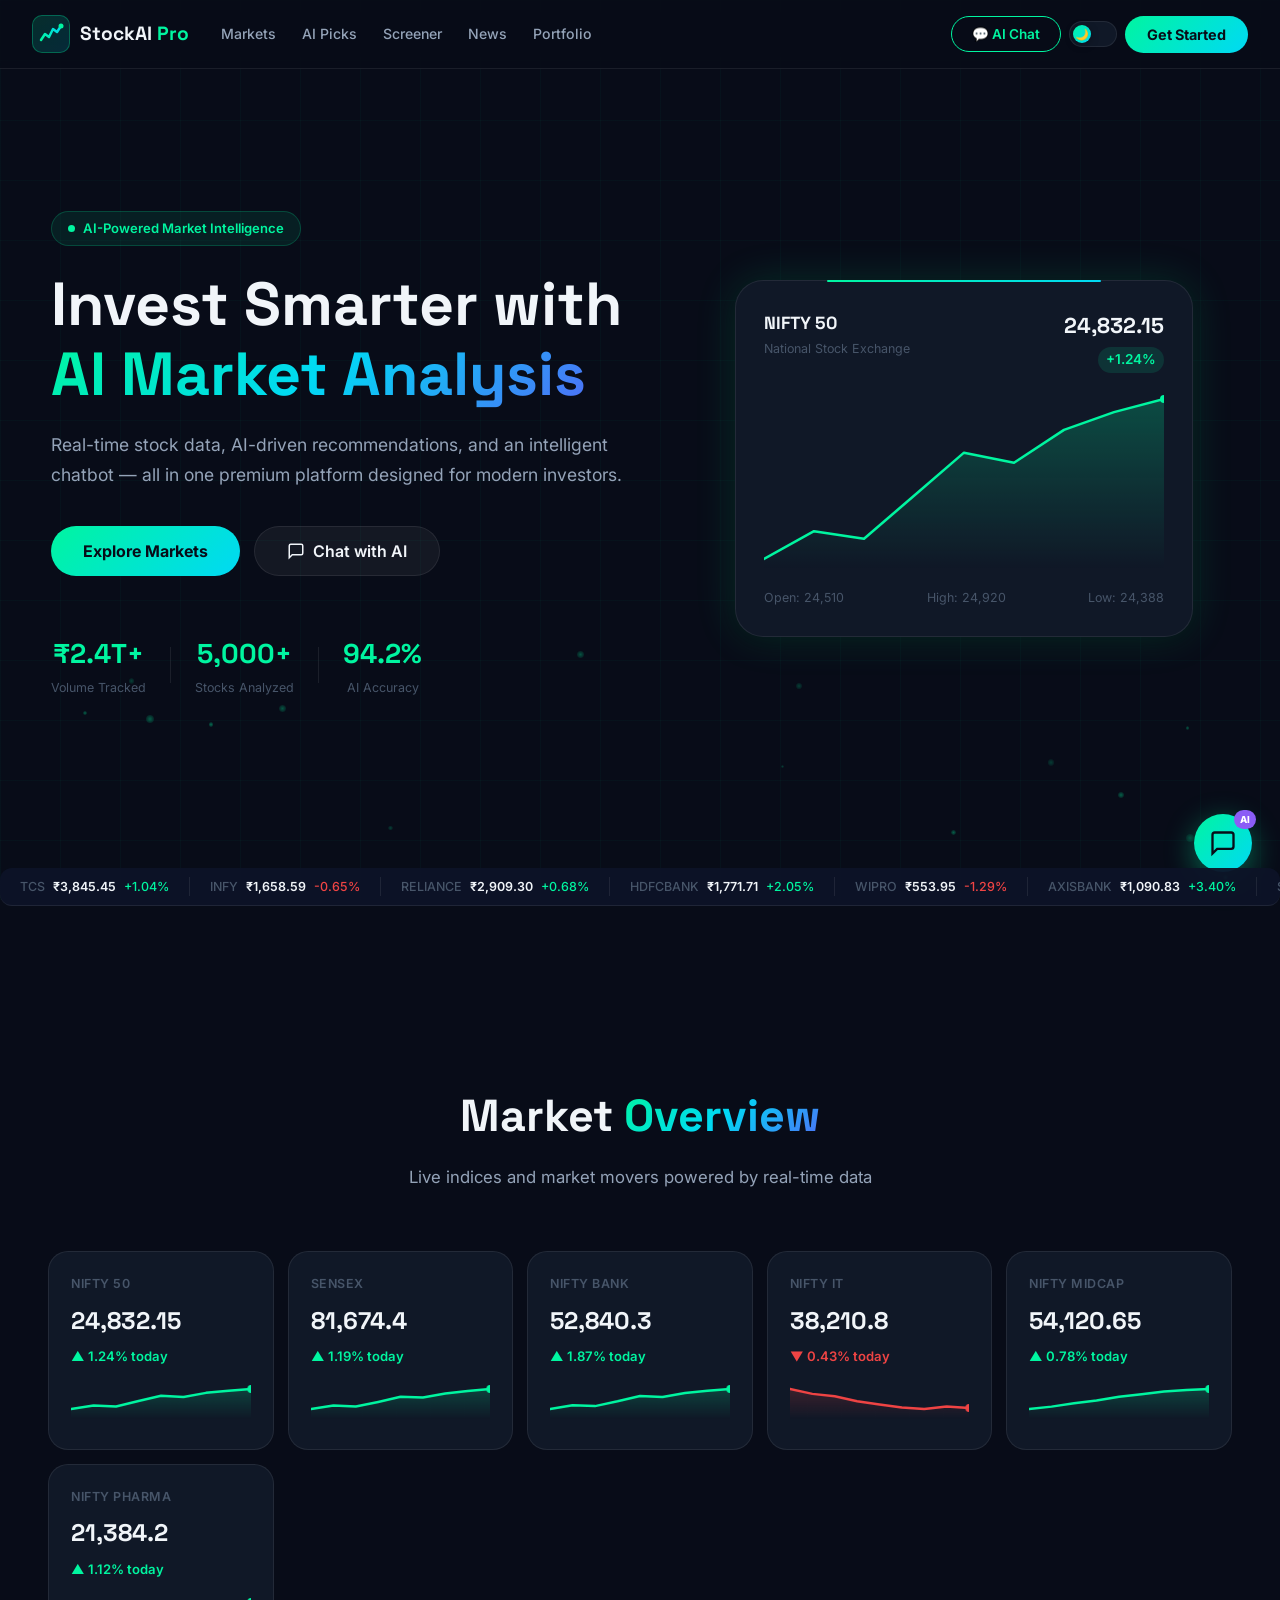
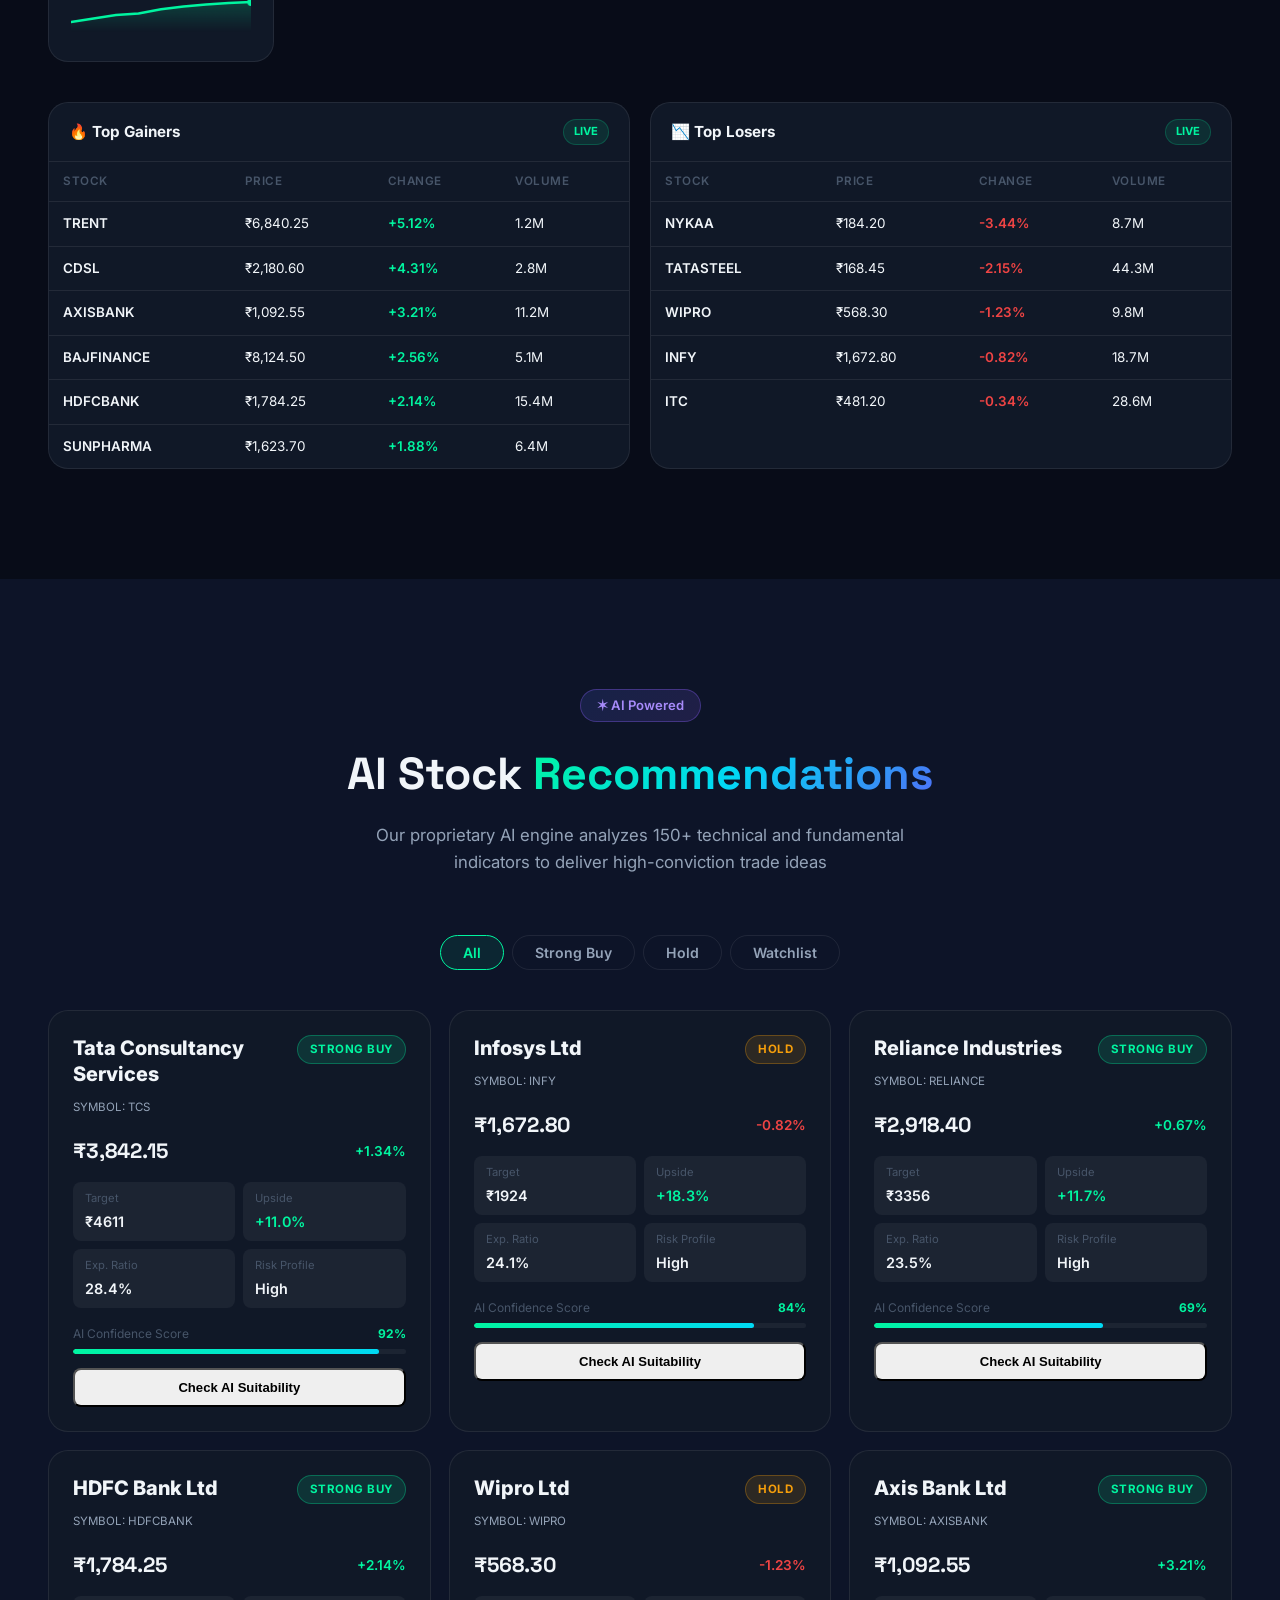
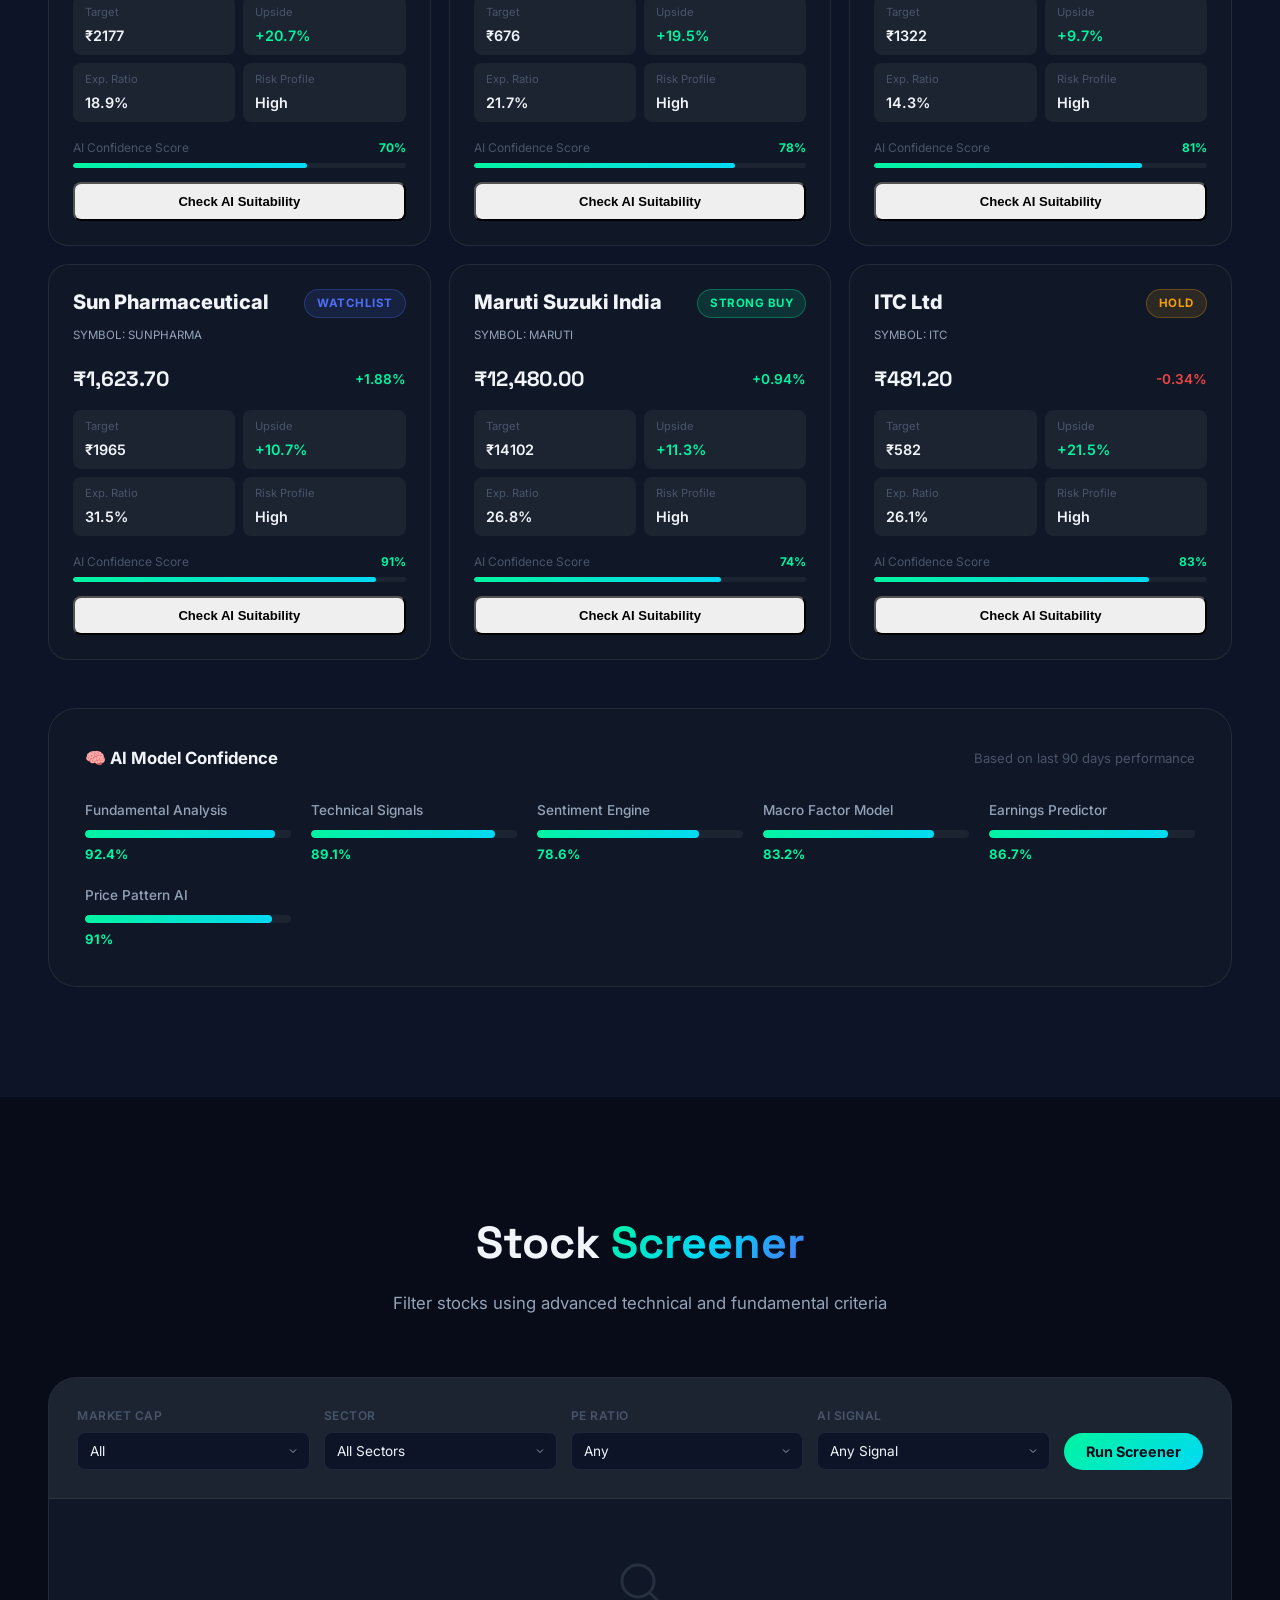
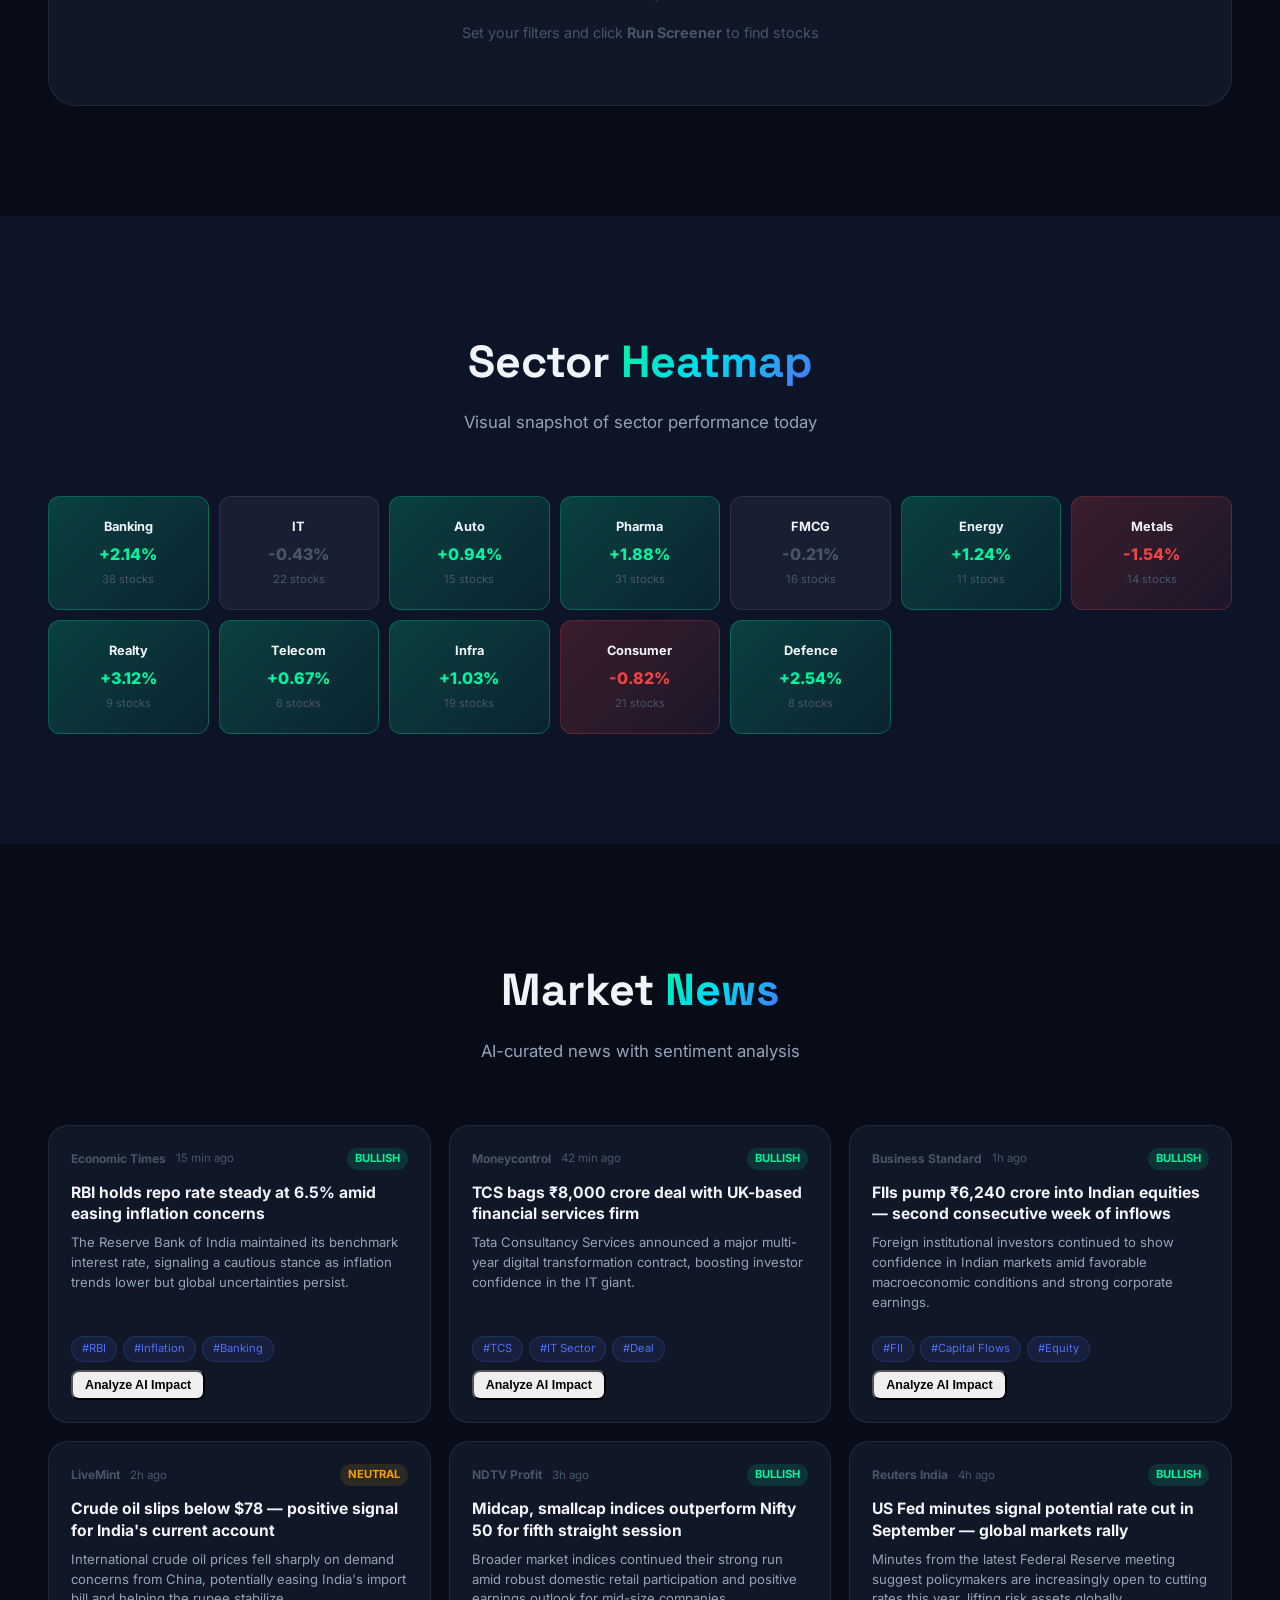
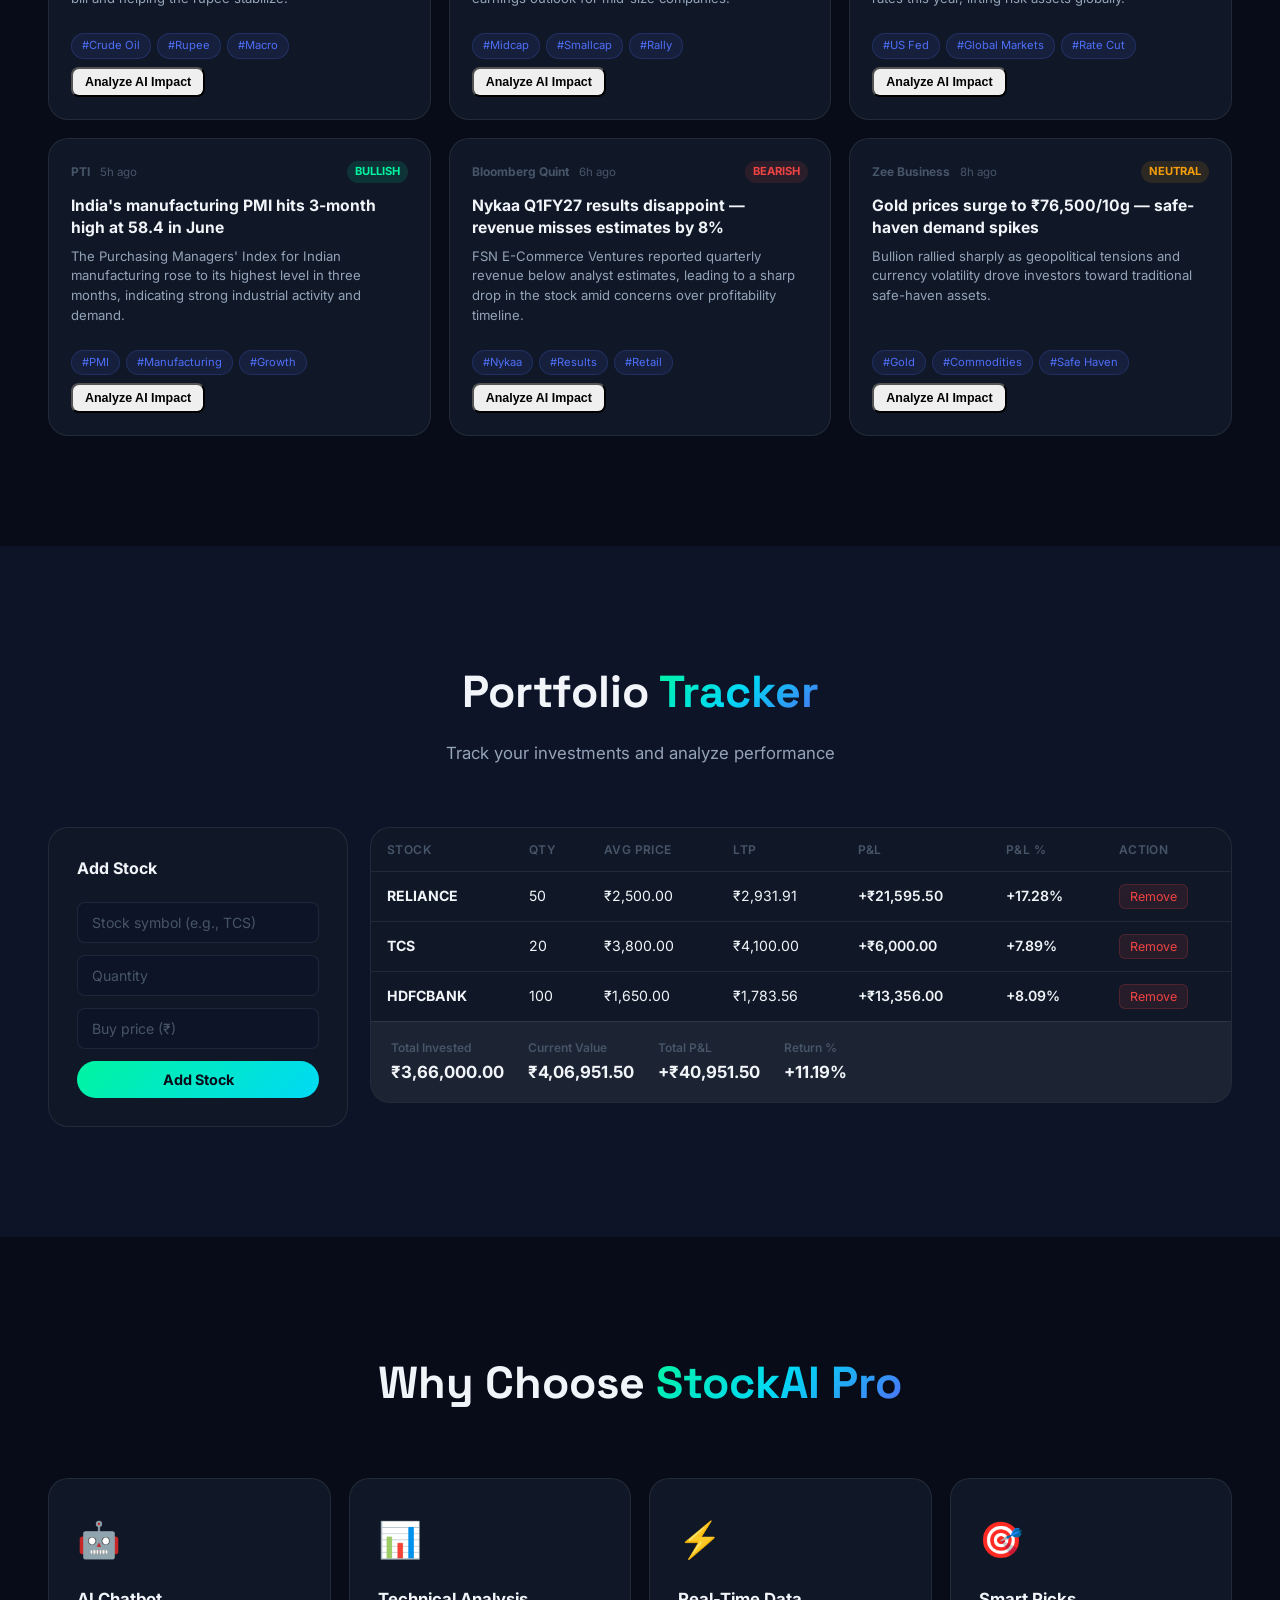
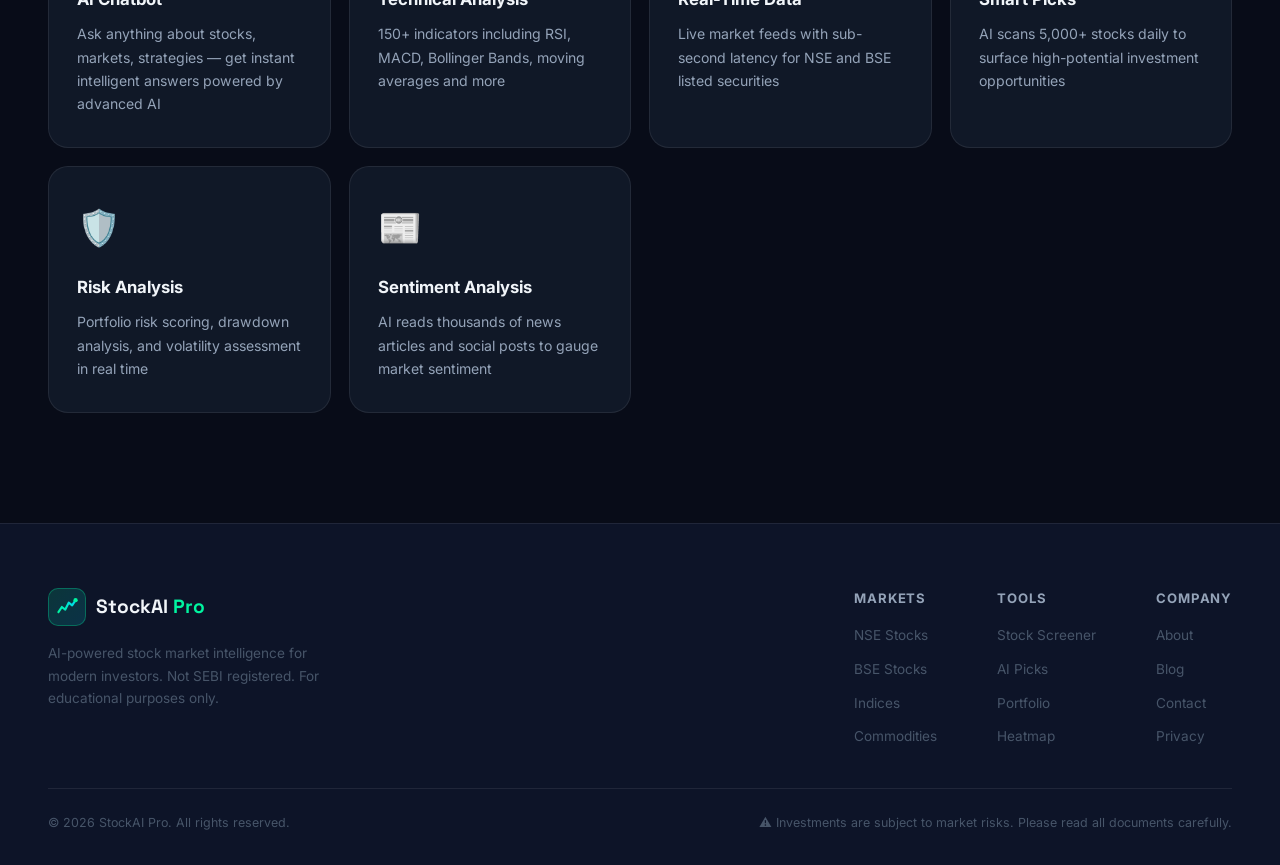
<file: frontend/landingpage.html>
<!DOCTYPE html>
<html lang="en" data-theme="dark">

<head>
    <meta charset="UTF-8" />
    <meta name="viewport" content="width=device-width, initial-scale=1.0" />
    <title>StockAI Pro — AI-Powered Stock Market Analysis</title>
    <meta name="description"
        content="StockAI Pro: Next-generation stock market analysis with real-time data, AI-powered recommendations, and an intelligent chat assistant." />
    <meta name="keywords"
        content="stock market, AI stock analysis, stock recommendations, stock chatbot, NSE, BSE, investing, trading" />
    <link rel="preconnect" href="https://fonts.googleapis.com" />
    <link rel="preconnect" href="https://fonts.gstatic.com" crossorigin />
    <link
        href="https://fonts.googleapis.com/css2?family=Inter:wght@300;400;500;600;700;800;900&family=Space+Grotesk:wght@400;500;600;700&display=swap"
        rel="stylesheet" />
    <link rel="stylesheet" href="style.css" />
</head>

<body>

    <!-- ===== NAVBAR ===== -->
    <nav class="navbar" id="navbar">
        <div class="nav-container">
            <a href="#" class="nav-logo">
                <div class="logo-icon">
                    <svg width="28" height="28" viewBox="0 0 28 28" fill="none">
                        <path d="M4 20 L8 14 L12 17 L16 9 L20 12 L24 6" stroke="url(#g1)" stroke-width="2.5"
                            stroke-linecap="round" stroke-linejoin="round" />
                        <circle cx="24" cy="6" r="2.5" fill="#00f5a0" />
                        <defs>
                            <linearGradient id="g1" x1="4" y1="20" x2="24" y2="6" gradientUnits="userSpaceOnUse">
                                <stop stop-color="#00f5a0" />
                                <stop offset="1" stop-color="#00d9f5" />
                            </linearGradient>
                        </defs>
                    </svg>
                </div>
                <span class="logo-text">StockAI <span class="logo-accent">Pro</span></span>
            </a>
            <div class="nav-links" id="navLinks">
                <a href="#markets" class="nav-link">Markets</a>
                <a href="#ai-picks" class="nav-link">AI Picks</a>
                <a href="#screener" class="nav-link">Screener</a>
                <a href="#news" class="nav-link">News</a>
                <a href="#portfolio" class="nav-link">Portfolio</a>
            </div>
            <div class="nav-actions">
                <button class="btn-outline" onclick="openChat()">&#x1F4AC; AI Chat</button>
                <button class="theme-toggle-btn" id="themeToggle" onclick="toggleTheme()" title="Toggle light/dark mode"
                    aria-label="Toggle theme">
                    <div class="theme-knob" id="themeKnob">🌙</div>
                </button>
                <button class="btn-primary" onclick="window.location.href='index.html'">Get Started</button>
                <button class="hamburger" id="hamburger" onclick="toggleMenu()">
                    <span></span><span></span><span></span>
                </button>
            </div>
        </div>
    </nav>

    <!-- ===== HERO SECTION ===== -->
    <section class="hero" id="home">
        <div class="hero-bg-grid"></div>
        <div class="hero-particles" id="heroParticles"></div>
        <div class="hero-content">
            <div class="hero-badge">
                <span class="badge-dot"></span>
                <span>AI-Powered Market Intelligence</span>
            </div>
            <h1 class="hero-title">
                Invest Smarter with<br />
                <span class="gradient-text">AI Market Analysis</span>
            </h1>
            <p class="hero-subtitle">
                Real-time stock data, AI-driven recommendations, and an intelligent chatbot — all in one premium
                platform designed for modern investors.
            </p>
            <div class="hero-cta">
                <button class="btn-primary btn-lg"
                    onclick="document.getElementById('markets').scrollIntoView({behavior:'smooth'})">Explore
                    Markets</button>
                <button class="btn-ghost btn-lg" onclick="openChat()">
                    <svg width="18" height="18" viewBox="0 0 24 24" fill="none" stroke="currentColor" stroke-width="2">
                        <path d="M21 15a2 2 0 0 1-2 2H7l-4 4V5a2 2 0 0 1 2-2h14a2 2 0 0 1 2 2z"></path>
                    </svg>
                    Chat with AI
                </button>
            </div>
            <div class="hero-stats">
                <div class="stat-item">
                    <span class="stat-value">&#x20B9;2.4T+</span>
                    <span class="stat-label">Volume Tracked</span>
                </div>
                <div class="stat-divider"></div>
                <div class="stat-item">
                    <span class="stat-value">5,000+</span>
                    <span class="stat-label">Stocks Analyzed</span>
                </div>
                <div class="stat-divider"></div>
                <div class="stat-item">
                    <span class="stat-value">94.2%</span>
                    <span class="stat-label">AI Accuracy</span>
                </div>
            </div>
        </div>
        <div class="hero-chart-card">
            <div class="chart-card-header">
                <div>
                    <div class="chart-card-title">NIFTY 50</div>
                    <div class="chart-card-subtitle">National Stock Exchange</div>
                </div>
                <div class="chart-card-price">
                    <span class="price-value" id="niftyPrice">24,832.15</span>
                    <span class="price-change positive" id="niftyChange">+1.24%</span>
                </div>
            </div>
            <canvas id="heroChart" width="400" height="180"></canvas>
            <div class="chart-card-footer">
                <span>Open: 24,510</span>
                <span>High: 24,920</span>
                <span>Low: 24,388</span>
            </div>
        </div>
    </section>

    <!-- ===== TICKER STRIP ===== -->
    <div class="ticker-strip"
        style="position: relative; top: 0; max-width: 1300px; margin: -2rem auto 4rem auto; border-radius: var(--radius-md);">
        <div class="ticker-track" id="tickerTrack"></div>
    </div>

    <!-- ===== MARKET INDICES ===== -->
    <section class="section" id="markets">
        <div class="section-container">
            <div class="section-header">
                <h2 class="section-title">Market <span class="gradient-text">Overview</span></h2>
                <p class="section-subtitle">Live indices and market movers powered by real-time data</p>
            </div>
            <div class="indices-grid" id="indicesGrid"></div>
            <div class="market-tables">
                <div class="table-card">
                    <div class="table-card-header">
                        <h3>&#x1F525; Top Gainers</h3>
                        <span class="live-badge">LIVE</span>
                    </div>
                    <table class="stock-table" id="gainersTable">
                        <thead>
                            <tr>
                                <th>Stock</th>
                                <th>Price</th>
                                <th>Change</th>
                                <th>Volume</th>
                            </tr>
                        </thead>
                        <tbody></tbody>
                    </table>
                </div>
                <div class="table-card">
                    <div class="table-card-header">
                        <h3>&#x1F4C9; Top Losers</h3>
                        <span class="live-badge">LIVE</span>
                    </div>
                    <table class="stock-table" id="losersTable">
                        <thead>
                            <tr>
                                <th>Stock</th>
                                <th>Price</th>
                                <th>Change</th>
                                <th>Volume</th>
                            </tr>
                        </thead>
                        <tbody></tbody>
                    </table>
                </div>
            </div>
        </div>
    </section>

    <!-- ===== AI PICKS ===== -->
    <section class="section section-dark" id="ai-picks">
        <div class="section-container">
            <div class="section-header">
                <div class="ai-badge"><span>&#x2736; AI Powered</span></div>
                <h2 class="section-title">AI Stock <span class="gradient-text">Recommendations</span></h2>
                <p class="section-subtitle">Our proprietary AI engine analyzes 150+ technical and fundamental indicators
                    to deliver high-conviction trade ideas</p>
            </div>
            <div class="filter-tabs">
                <button class="filter-tab active" onclick="filterPicks('all', this)">All</button>
                <button class="filter-tab" onclick="filterPicks('buy', this)">Strong Buy</button>
                <button class="filter-tab" onclick="filterPicks('hold', this)">Hold</button>
                <button class="filter-tab" onclick="filterPicks('watch', this)">Watchlist</button>
            </div>
            <div class="picks-grid" id="picksGrid"></div>
            <div class="ai-confidence">
                <div class="confidence-header">
                    <h3>&#x1F9E0; AI Model Confidence</h3>
                    <span>Based on last 90 days performance</span>
                </div>
                <div class="confidence-bars" id="confidenceBars"></div>
            </div>
        </div>
    </section>

    <!-- ===== STOCK SCREENER ===== -->
    <section class="section" id="screener">
        <div class="section-container">
            <div class="section-header">
                <h2 class="section-title">Stock <span class="gradient-text">Screener</span></h2>
                <p class="section-subtitle">Filter stocks using advanced technical and fundamental criteria</p>
            </div>
            <div class="screener-card">
                <div class="screener-filters">
                    <div class="filter-group">
                        <label>Market Cap</label>
                        <select id="filterMarketCap" class="filter-select">
                            <option value="">All</option>
                            <option value="large">Large Cap (&gt;&#x20B9;20,000 Cr)</option>
                            <option value="mid">Mid Cap (&#x20B9;5,000&#x2013;&#x20B9;20,000 Cr)</option>
                            <option value="small">Small Cap (&lt;&#x20B9;5,000 Cr)</option>
                        </select>
                    </div>
                    <div class="filter-group">
                        <label>Sector</label>
                        <select id="filterSector" class="filter-select">
                            <option value="">All Sectors</option>
                            <option value="it">Information Technology</option>
                            <option value="banking">Banking &amp; Finance</option>
                            <option value="pharma">Pharmaceuticals</option>
                            <option value="auto">Automobile</option>
                            <option value="fmcg">FMCG</option>
                            <option value="energy">Energy &amp; Power</option>
                        </select>
                    </div>
                    <div class="filter-group">
                        <label>PE Ratio</label>
                        <select id="filterPE" class="filter-select">
                            <option value="">Any</option>
                            <option value="low">Under 15</option>
                            <option value="mid">15&#x2013;30</option>
                            <option value="high">Above 30</option>
                        </select>
                    </div>
                    <div class="filter-group">
                        <label>AI Signal</label>
                        <select id="filterSignal" class="filter-select">
                            <option value="">Any Signal</option>
                            <option value="buy">Strong Buy</option>
                            <option value="hold">Hold</option>
                            <option value="sell">Sell</option>
                        </select>
                    </div>
                    <button class="btn-primary" onclick="runScreener()">Run Screener</button>
                </div>
                <div class="screener-results" id="screenerResults">
                    <div class="screener-placeholder">
                        <svg width="48" height="48" viewBox="0 0 24 24" fill="none" stroke="currentColor"
                            stroke-width="1.5">
                            <circle cx="11" cy="11" r="8" />
                            <path d="m21 21-4.35-4.35" />
                        </svg>
                        <p>Set your filters and click <strong>Run Screener</strong> to find stocks</p>
                    </div>
                </div>
            </div>
        </div>
    </section>

    <!-- ===== MARKET HEATMAP ===== -->
    <section class="section section-dark" id="heatmap">
        <div class="section-container">
            <div class="section-header">
                <h2 class="section-title">Sector <span class="gradient-text">Heatmap</span></h2>
                <p class="section-subtitle">Visual snapshot of sector performance today</p>
            </div>
            <div class="heatmap-grid" id="heatmapGrid"></div>
        </div>
    </section>

    <!-- ===== NEWS SECTION ===== -->
    <section class="section" id="news">
        <div class="section-container">
            <div class="section-header">
                <h2 class="section-title">Market <span class="gradient-text">News</span></h2>
                <p class="section-subtitle">AI-curated news with sentiment analysis</p>
            </div>
            <div class="news-grid" id="newsGrid"></div>
        </div>
    </section>

    <!-- ===== PORTFOLIO TRACKER ===== -->
    <section class="section section-dark" id="portfolio">
        <div class="section-container">
            <div class="section-header">
                <h2 class="section-title">Portfolio <span class="gradient-text">Tracker</span></h2>
                <p class="section-subtitle">Track your investments and analyze performance</p>
            </div>
            <div class="portfolio-layout">
                <div class="portfolio-add">
                    <h3>Add Stock</h3>
                    <div class="portfolio-form">
                        <input type="text" id="portStock" placeholder="Stock symbol (e.g., TCS)" class="port-input" />
                        <input type="number" id="portQty" placeholder="Quantity" class="port-input" />
                        <input type="number" id="portPrice" placeholder="Buy price (&#x20B9;)" class="port-input" />
                        <button class="btn-primary" onclick="addToPortfolio()">Add Stock</button>
                    </div>
                </div>
                <div class="portfolio-table-wrap">
                    <table class="portfolio-table" id="portfolioTable">
                        <thead>
                            <tr>
                                <th>Stock</th>
                                <th>Qty</th>
                                <th>Avg Price</th>
                                <th>LTP</th>
                                <th>P&amp;L</th>
                                <th>P&amp;L %</th>
                                <th>Action</th>
                            </tr>
                        </thead>
                        <tbody id="portfolioBody">
                            <tr>
                                <td><strong>RELIANCE</strong></td>
                                <td>50</td>
                                <td>₹2,500.00</td>
                                <td>₹2,931.91</td>
                                <td class="up-text">+₹21,595.50</td>
                                <td class="up-text">+17.28%</td>
                                <td><button class="delete-btn" onclick="openAuthModal()">Remove</button></td>
                            </tr>
                            <tr>
                                <td><strong>TCS</strong></td>
                                <td>20</td>
                                <td>₹3,800.00</td>
                                <td>₹4,100.00</td>
                                <td class="up-text">+₹6,000.00</td>
                                <td class="up-text">+7.89%</td>
                                <td><button class="delete-btn" onclick="openAuthModal()">Remove</button></td>
                            </tr>
                            <tr>
                                <td><strong>HDFCBANK</strong></td>
                                <td>100</td>
                                <td>₹1,650.00</td>
                                <td>₹1,783.56</td>
                                <td class="up-text">+₹13,356.00</td>
                                <td class="up-text">+8.09%</td>
                                <td><button class="delete-btn" onclick="openAuthModal()">Remove</button></td>
                            </tr>
                        </tbody>
                    </table>
                    <div class="portfolio-summary" id="portfolioSummary">
                        <div class="summary-item">
                            <div class="summary-label">Total Invested</div>
                            <div class="summary-value">₹3,66,000.00</div>
                        </div>
                        <div class="summary-item">
                            <div class="summary-label">Current Value</div>
                            <div class="summary-value">₹4,06,951.50</div>
                        </div>
                        <div class="summary-item">
                            <div class="summary-label">Total P&amp;L</div>
                            <div class="summary-value up-text">+₹40,951.50</div>
                        </div>
                        <div class="summary-item">
                            <div class="summary-label">Return %</div>
                            <div class="summary-value up-text">+11.19%</div>
                        </div>
                    </div>
                </div>
            </div>
        </div>
    </section>

    <!-- ===== FEATURES SECTION ===== -->
    <section class="section features-section">
        <div class="section-container">
            <div class="section-header">
                <h2 class="section-title">Why Choose <span class="gradient-text">StockAI Pro</span></h2>
            </div>
            <div class="features-grid">
                <div class="feature-card">
                    <div class="feature-icon">&#x1F916;</div>
                    <h3>AI Chatbot</h3>
                    <p>Ask anything about stocks, markets, strategies &mdash; get instant intelligent answers powered by
                        advanced AI</p>
                </div>
                <div class="feature-card">
                    <div class="feature-icon">&#x1F4CA;</div>
                    <h3>Technical Analysis</h3>
                    <p>150+ indicators including RSI, MACD, Bollinger Bands, moving averages and more</p>
                </div>
                <div class="feature-card">
                    <div class="feature-icon">&#x26A1;</div>
                    <h3>Real-Time Data</h3>
                    <p>Live market feeds with sub-second latency for NSE and BSE listed securities</p>
                </div>
                <div class="feature-card">
                    <div class="feature-icon">&#x1F3AF;</div>
                    <h3>Smart Picks</h3>
                    <p>AI scans 5,000+ stocks daily to surface high-potential investment opportunities</p>
                </div>
                <div class="feature-card">
                    <div class="feature-icon">&#x1F6E1;&#xFE0F;</div>
                    <h3>Risk Analysis</h3>
                    <p>Portfolio risk scoring, drawdown analysis, and volatility assessment in real time</p>
                </div>
                <div class="feature-card">
                    <div class="feature-icon">&#x1F4F0;</div>
                    <h3>Sentiment Analysis</h3>
                    <p>AI reads thousands of news articles and social posts to gauge market sentiment</p>
                </div>
            </div>
        </div>
    </section>

    <!-- ===== FOOTER ===== -->
    <footer class="footer">
        <div class="footer-container">
            <div class="footer-brand">
                <div class="nav-logo">
                    <div class="logo-icon">
                        <svg width="24" height="24" viewBox="0 0 28 28" fill="none">
                            <path d="M4 20 L8 14 L12 17 L16 9 L20 12 L24 6" stroke="url(#gf)" stroke-width="2.5"
                                stroke-linecap="round" stroke-linejoin="round" />
                            <circle cx="24" cy="6" r="2.5" fill="#00f5a0" />
                            <defs>
                                <linearGradient id="gf" x1="4" y1="20" x2="24" y2="6" gradientUnits="userSpaceOnUse">
                                    <stop stop-color="#00f5a0" />
                                    <stop offset="1" stop-color="#00d9f5" />
                                </linearGradient>
                            </defs>
                        </svg>
                    </div>
                    <span class="logo-text">StockAI <span class="logo-accent">Pro</span></span>
                </div>
                <p>AI-powered stock market intelligence for modern investors. Not SEBI registered. For educational
                    purposes only.</p>
            </div>
            <div class="footer-links">
                <div class="footer-col">
                    <h4>Markets</h4><a href="#">NSE Stocks</a><a href="#">BSE Stocks</a><a href="#">Indices</a><a
                        href="#">Commodities</a>
                </div>
                <div class="footer-col">
                    <h4>Tools</h4><a href="#">Stock Screener</a><a href="#">AI Picks</a><a href="#">Portfolio</a><a
                        href="#">Heatmap</a>
                </div>
                <div class="footer-col">
                    <h4>Company</h4><a href="#">About</a><a href="#">Blog</a><a href="#">Contact</a><a
                        href="#">Privacy</a>
                </div>
            </div>
        </div>
        <div class="footer-bottom">
            <span>&copy; 2026 StockAI Pro. All rights reserved.</span>
            <span>&#x26A0;&#xFE0F; Investments are subject to market risks. Please read all documents carefully.</span>
        </div>
    </footer>

    <!-- ===== AI CHAT WIDGET ===== -->
    <div class="chat-fab" id="chatFab" onclick="openChat()">
        <svg width="28" height="28" viewBox="0 0 24 24" fill="none" stroke="currentColor" stroke-width="2">
            <path d="M21 15a2 2 0 0 1-2 2H7l-4 4V5a2 2 0 0 1 2-2h14a2 2 0 0 1 2 2z"></path>
        </svg>
        <div class="chat-fab-badge">AI</div>
    </div>
    <div class="chat-overlay" id="chatOverlay" onclick="closeChat()"></div>
    <div class="chat-panel" id="chatPanel">
        <div class="chat-header">
            <div class="chat-avatar">
                <div class="avatar-ring">
                    <div class="avatar-dot"></div>
                </div>
                <div class="chat-header-info">
                    <span class="chat-name">StockAI Assistant</span>
                    <span class="chat-status">&#x25CF; Online &middot; Powered by AI</span>
                </div>
            </div>
            <button class="chat-close" onclick="closeChat()">&#x2715;</button>
        </div>
        <div class="chat-suggestions" id="chatSuggestions">
            <p class="suggestions-label">Try asking:</p>
            <div class="suggestion-chips">
                <button class="chip" onclick="sendSuggestion(this)">&#x1F4C8; Best stocks to buy today?</button>
                <button class="chip" onclick="sendSuggestion(this)">&#x1F50D; Analyze TCS stock</button>
                <button class="chip" onclick="sendSuggestion(this)">&#x1F4A1; What is PE ratio?</button>
                <button class="chip" onclick="sendSuggestion(this)">&#x1F4C9; Market outlook 2026</button>
                <button class="chip" onclick="sendSuggestion(this)">&#x26A1; Explain candlestick patterns</button>
                <button class="chip" onclick="sendSuggestion(this)">&#x1F6E1;&#xFE0F; How to reduce portfolio
                    risk?</button>
            </div>
        </div>
        <div class="chat-messages" id="chatMessages">
            <div class="message bot-message">
                <div class="message-avatar">&#x1F916;</div>
                <div class="message-bubble">
                    <p>Hello! I'm <strong>StockAI</strong>, your intelligent market assistant. I can help you with:</p>
                    <ul>
                        <li>&#x1F4CA; Stock analysis &amp; recommendations</li>
                        <li>&#x1F4C8; Market trends &amp; news</li>
                        <li>&#x1F4B9; Technical &amp; fundamental analysis</li>
                        <li>&#x1F3AF; Portfolio advice</li>
                    </ul>
                    <p>What would you like to know?</p>
                </div>
            </div>
        </div>
        <div class="chat-input-area">
            <div class="chat-input-wrap">
                <input type="text" id="chatInput" placeholder="Ask about any stock or market..."
                    onkeypress="handleChatKey(event)" />
                <button class="chat-send-btn" onclick="sendChatMessage()">
                    <svg width="20" height="20" viewBox="0 0 24 24" fill="currentColor">
                        <path d="M2.01 21L23 12 2.01 3 2 10l15 2-15 2z" />
                    </svg>
                </button>
            </div>
            <span class="chat-disclaimer">AI responses are for educational purposes only, not financial advice.</span>
        </div>
    </div>

    <!-- ===== STOCK DETAIL MODAL ===== -->
    <div class="modal-overlay" id="stockModal" onclick="closeStockModal()">
        <div class="modal-card" onclick="event.stopPropagation()">
            <div class="modal-header" id="modalHeader">
                <div>
                    <h2 id="modalStockName">Stock Name</h2>
                    <span id="modalSector" class="modal-sector">Sector</span>
                </div>
                <div class="modal-price-block">
                    <div class="modal-price" id="modalPrice">&#x20B9;0</div>
                    <div class="modal-change" id="modalChange">+0.00%</div>
                </div>
                <button class="modal-close" onclick="closeStockModal()">&#x2715;</button>
            </div>
            <canvas id="modalChart" height="200"></canvas>
            <div class="modal-metrics" id="modalMetrics"></div>
            <div class="modal-ai-section">
                <h3>&#x1F916; AI Analysis</h3>
                <p id="modalAIText"></p>
            </div>
            <div style="margin-top: 1.5rem; display: flex;">
                <button class="btn-primary" id="modalBuyBtn" style="flex: 1; padding: 12px; font-weight: 700; font-size: 0.95rem; border-radius: var(--radius-sm);">Invest Now</button>
            </div>
        </div>
    </div>

    <script src="app.js?v=1.0.2" defer></script>
</body>

</html>
</file>
<file: frontend/style.css>
/* ============================================================
   StockAI Pro — Enhanced Design System with Light/Dark Mode
   ============================================================ */

/* ===== DARK MODE (DEFAULT) ===== */
:root,
[data-theme="dark"] {
  --bg-primary: #080c18;
  --bg-secondary: #0d1428;
  --bg-card: #101827;
  --bg-card-hover: #161f35;
  --bg-glass: rgba(16, 24, 39, 0.7);
  --border: rgba(255, 255, 255, 0.08);
  --border-bright: rgba(0, 245, 160, 0.3);
  --accent-green: #00f5a0;
  --accent-cyan: #00d9f5;
  --accent-blue: #4f6ef7;
  --accent-purple: #8b5cf6;
  --accent-red: #ef4444;
  --accent-yellow: #f59e0b;
  --text-primary: #f1f5f9;
  --text-secondary: #94a3b8;
  --text-muted: #475569;
  --positive: #00f5a0;
  --negative: #ef4444;
  --gradient-main: linear-gradient(135deg, #00f5a0, #00d9f5);
  --gradient-hero: linear-gradient(135deg, #00f5a0 0%, #00d9f5 50%, #4f6ef7 100%);
  --gradient-card: linear-gradient(145deg, #101827 0%, #0d1428 100%);
  --shadow-glow: 0 0 40px rgba(0, 245, 160, 0.15);
  --shadow-card: 0 4px 24px rgba(0, 0, 0, 0.4);
  --shadow-md: 0 8px 32px rgba(0, 0, 0, 0.5);
  --radius-sm: 8px;
  --radius-md: 12px;
  --radius-lg: 20px;
  --radius-xl: 28px;
  --font-main: 'Inter', sans-serif;
  --font-display: 'Space Grotesk', sans-serif;
  --transition: all 0.25s cubic-bezier(0.4, 0, 0.2, 1);
  --nav-bg: rgba(8, 12, 24, 0.85);
  --nav-scrolled: rgba(8, 12, 24, 0.97);
  --ticker-bg: rgba(13, 20, 40, 0.95);
  --modal-bg: rgba(0, 0, 0, 0.8);
  --chat-bg: rgba(0, 0, 0, 0.5);
  --input-bg: rgba(255, 255, 255, 0.05);
  --table-row-hover: rgba(255, 255, 255, 0.02);
  --hero-grid-color: rgba(0, 245, 160, 0.03);
  --section-dark-bg: #0d1428;
}

/* ===== LIGHT MODE ===== */
[data-theme="light"] {
  --bg-primary: #f0f4ff;
  --bg-secondary: #e8eef8;
  --bg-card: #ffffff;
  --bg-card-hover: #f8faff;
  --bg-glass: rgba(255, 255, 255, 0.85);
  --border: rgba(0, 0, 0, 0.09);
  --border-bright: rgba(0, 168, 118, 0.4);
  --accent-green: #00a876;
  --accent-cyan: #0097d9;
  --accent-blue: #3b5af7;
  --accent-purple: #7c3aed;
  --accent-red: #dc2626;
  --accent-yellow: #d97706;
  --text-primary: #0f172a;
  --text-secondary: #374151;
  --text-muted: #6b7280;
  --positive: #059669;
  --negative: #dc2626;
  --gradient-main: linear-gradient(135deg, #00a876, #0097d9);
  --gradient-hero: linear-gradient(135deg, #00a876 0%, #0097d9 50%, #3b5af7 100%);
  --gradient-card: linear-gradient(145deg, #ffffff 0%, #f0f4ff 100%);
  --shadow-glow: 0 0 40px rgba(0, 168, 118, 0.12);
  --shadow-card: 0 4px 24px rgba(0, 0, 0, 0.08);
  --shadow-md: 0 8px 32px rgba(0, 0, 0, 0.12);
  --nav-bg: rgba(240, 244, 255, 0.9);
  --nav-scrolled: rgba(240, 244, 255, 0.98);
  --ticker-bg: rgba(232, 238, 248, 0.98);
  --modal-bg: rgba(0, 0, 0, 0.5);
  --chat-bg: rgba(0, 0, 0, 0.3);
  --input-bg: rgba(0, 0, 0, 0.04);
  --table-row-hover: rgba(0, 0, 0, 0.02);
  --hero-grid-color: rgba(0, 168, 118, 0.06);
  --section-dark-bg: #e8eef8;
}

/* ===== RESET & BASE ===== */
* {
  margin: 0;
  padding: 0;
  box-sizing: border-box;
}

html {
  scroll-behavior: smooth;
}

body {
  font-family: var(--font-main);
  background: var(--bg-primary);
  color: var(--text-primary);
  overflow-x: hidden;
  line-height: 1.6;
  transition: background 0.4s ease, color 0.4s ease;
}

/* ===== SCROLLBAR ===== */
::-webkit-scrollbar {
  width: 6px;
}

::-webkit-scrollbar-track {
  background: var(--bg-primary);
}

::-webkit-scrollbar-thumb {
  background: var(--accent-green);
  border-radius: 3px;
}

/* ===== TYPOGRAPHY ===== */
.gradient-text {
  background: var(--gradient-hero);
  -webkit-background-clip: text;
  -webkit-text-fill-color: transparent;
  background-clip: text;
}

/* ===== THEME TOGGLE BUTTON ===== */
.theme-toggle-btn {
  width: 48px;
  height: 26px;
  background: var(--bg-card);
  border: 1.5px solid var(--border);
  border-radius: 50px;
  cursor: pointer;
  position: relative;
  transition: var(--transition);
  flex-shrink: 0;
  display: flex;
  align-items: center;
  padding: 3px;
  outline: none;
}

.theme-toggle-btn:hover {
  border-color: var(--accent-green);
  box-shadow: 0 0 0 3px rgba(0, 245, 160, 0.1);
}

.theme-knob {
  width: 18px;
  height: 18px;
  border-radius: 50%;
  background: var(--gradient-main);
  transition: transform 0.35s cubic-bezier(0.34, 1.56, 0.64, 1);
  display: flex;
  align-items: center;
  justify-content: center;
  font-size: 11px;
  box-shadow: 0 2px 8px rgba(0, 0, 0, 0.3);
  flex-shrink: 0;
}

[data-theme="light"] .theme-knob {
  transform: translateX(22px);
}

/* ===== BUTTONS ===== */
.btn-primary {
  background: var(--gradient-main);
  color: #080c18;
  border: none;
  padding: 10px 22px;
  border-radius: 50px;
  font-weight: 700;
  font-size: 0.9rem;
  cursor: pointer;
  transition: var(--transition);
  font-family: var(--font-main);
  white-space: nowrap;
  position: relative;
  overflow: hidden;
}

.btn-primary:hover {
  transform: translateY(-2px);
  box-shadow: 0 8px 25px rgba(0, 245, 160, 0.35);
}

.btn-primary:active {
  transform: translateY(0);
}

.btn-primary.btn-lg {
  padding: 14px 32px;
  font-size: 1rem;
}

.btn-outline {
  background: transparent;
  color: var(--accent-green);
  border: 1.5px solid var(--accent-green);
  padding: 9px 20px;
  border-radius: 50px;
  font-weight: 600;
  font-size: 0.85rem;
  cursor: pointer;
  transition: var(--transition);
  font-family: var(--font-main);
}

.btn-outline:hover {
  background: rgba(0, 245, 160, 0.1);
  transform: translateY(-1px);
}

.btn-ghost {
  background: var(--input-bg);
  color: var(--text-primary);
  border: 1.5px solid var(--border);
  padding: 14px 28px;
  border-radius: 50px;
  font-weight: 600;
  font-size: 1rem;
  cursor: pointer;
  transition: var(--transition);
  font-family: var(--font-main);
  display: flex;
  align-items: center;
  gap: 8px;
}

.btn-ghost:hover {
  background: var(--bg-card-hover);
  border-color: var(--border-bright);
  transform: translateY(-1px);
}

.btn-ghost.btn-lg {
  padding: 14px 32px;
}

/* ===== NAVBAR ===== */
.navbar {
  position: fixed;
  top: 0;
  left: 0;
  right: 0;
  z-index: 1000;
  background: var(--nav-bg);
  backdrop-filter: blur(20px);
  -webkit-backdrop-filter: blur(20px);
  border-bottom: 1px solid var(--border);
  transition: background 0.3s ease, box-shadow 0.3s ease;
}

.navbar.scrolled {
  background: var(--nav-scrolled);
  box-shadow: 0 4px 20px rgba(0, 0, 0, 0.15);
}

.nav-container {
  max-width: 1400px;
  margin: 0 auto;
  padding: 0 clamp(14px, 3vw, 32px);
  height: 68px;
  display: flex;
  align-items: center;
  gap: 20px;
}

.nav-logo {
  display: flex;
  align-items: center;
  gap: 10px;
  text-decoration: none;
  flex-shrink: 0;
  transition: var(--transition);
}

.nav-logo:hover {
  opacity: 0.85;
}

.logo-icon {
  width: 38px;
  height: 38px;
  background: linear-gradient(135deg, rgba(0, 245, 160, 0.15), rgba(0, 217, 245, 0.15));
  border: 1px solid rgba(0, 245, 160, 0.3);
  border-radius: 10px;
  display: flex;
  align-items: center;
  justify-content: center;
  flex-shrink: 0;
}

[data-theme="light"] .logo-icon {
  background: linear-gradient(135deg, rgba(0, 168, 118, 0.1), rgba(0, 151, 217, 0.1));
  border-color: rgba(0, 168, 118, 0.25);
}

.logo-text {
  font-family: var(--font-display);
  font-size: 1.2rem;
  font-weight: 700;
  color: var(--text-primary);
  white-space: nowrap;
}

.logo-accent {
  color: var(--accent-green);
}

.nav-links {
  display: flex;
  align-items: center;
  gap: 2px;
  flex: 1;
}

.nav-link {
  color: var(--text-secondary);
  text-decoration: none;
  font-size: 0.88rem;
  font-weight: 500;
  padding: 6px 12px;
  border-radius: 8px;
  transition: var(--transition);
  white-space: nowrap;
}

.nav-link:hover {
  color: var(--text-primary);
  background: var(--input-bg);
}

.nav-actions {
  display: flex;
  align-items: center;
  gap: 8px;
  margin-left: auto;
  flex-shrink: 0;
}

.hamburger {
  display: none;
  flex-direction: column;
  gap: 5px;
  background: none;
  border: none;
  cursor: pointer;
  padding: 6px;
  border-radius: 8px;
  transition: var(--transition);
}

.hamburger:hover {
  background: var(--input-bg);
}

.hamburger span {
  display: block;
  width: 22px;
  height: 2px;
  background: var(--text-primary);
  border-radius: 2px;
  transition: var(--transition);
}

.hamburger.open span:nth-child(1) {
  transform: translateY(7px) rotate(45deg);
}

.hamburger.open span:nth-child(2) {
  opacity: 0;
  transform: scaleX(0);
}

.hamburger.open span:nth-child(3) {
  transform: translateY(-7px) rotate(-45deg);
}

/* ===== TICKER STRIP ===== */
.ticker-strip {
  position: fixed;
  top: 68px;
  left: 0;
  right: 0;
  z-index: 999;
  background: var(--ticker-bg);
  border-bottom: 1px solid var(--border);
  overflow: hidden;
  height: 38px;
  display: flex;
  align-items: center;
}

.ticker-track {
  display: flex;
  gap: 0;
  animation: tickerScroll 50s linear infinite;
  white-space: nowrap;
}

.ticker-track:hover {
  animation-play-state: paused;
  cursor: default;
}

.ticker-item {
  display: flex;
  align-items: center;
  gap: 8px;
  padding: 0 20px;
  border-right: 1px solid var(--border);
  font-size: 0.78rem;
  font-weight: 500;
}

.ticker-name {
  color: var(--text-muted);
}

.ticker-price {
  color: var(--text-primary);
  font-weight: 600;
}

.ticker-change.up {
  color: var(--positive);
}

.ticker-change.down {
  color: var(--negative);
}

@keyframes tickerScroll {
  from {
    transform: translateX(0);
  }

  to {
    transform: translateX(-50%);
  }
}

/* ===== HERO ===== */
.hero {
  min-height: 100vh;
  padding: clamp(110px, 13vh, 155px) clamp(16px, 4vw, 64px) clamp(60px, 8vw, 100px);
  display: flex;
  align-items: center;
  gap: clamp(32px, 5vw, 72px);
  max-width: 1400px;
  margin: 0 auto;
  position: relative;
  overflow: hidden;
}

.hero-bg-grid {
  position: fixed;
  inset: 0;
  background-image:
    linear-gradient(var(--hero-grid-color) 1px, transparent 1px),
    linear-gradient(90deg, var(--hero-grid-color) 1px, transparent 1px);
  background-size: 60px 60px;
  z-index: -2;
  pointer-events: none;
}

.hero-particles {
  position: absolute;
  inset: 0;
  z-index: -1;
  pointer-events: none;
}

.particle {
  position: absolute;
  border-radius: 50%;
  background: radial-gradient(circle, rgba(0, 245, 160, 0.6), transparent);
  animation: floatParticle linear infinite;
}

[data-theme="light"] .particle {
  background: radial-gradient(circle, rgba(0, 168, 118, 0.35), transparent);
}

@keyframes floatParticle {
  0% {
    transform: translateY(0) scale(1);
    opacity: 0;
  }

  10% {
    opacity: 1;
  }

  90% {
    opacity: 0.5;
  }

  100% {
    transform: translateY(-80vh) scale(0);
    opacity: 0;
  }
}

.hero-content {
  flex: 1;
  max-width: 620px;
}

.hero-badge {
  display: inline-flex;
  align-items: center;
  gap: 8px;
  background: rgba(0, 245, 160, 0.08);
  border: 1px solid rgba(0, 245, 160, 0.2);
  color: var(--accent-green);
  padding: 6px 16px;
  border-radius: 50px;
  font-size: 0.82rem;
  font-weight: 600;
  margin-bottom: 24px;
  animation: fadeInUp 0.6s ease both;
}

[data-theme="light"] .hero-badge {
  background: rgba(0, 168, 118, 0.08);
  border-color: rgba(0, 168, 118, 0.2);
}

.badge-dot {
  width: 7px;
  height: 7px;
  background: var(--accent-green);
  border-radius: 50%;
  animation: pulse 1.5s infinite;
}

@keyframes pulse {

  0%,
  100% {
    opacity: 1;
    transform: scale(1);
  }

  50% {
    opacity: 0.5;
    transform: scale(1.4);
  }
}

.hero-title {
  font-family: var(--font-display);
  font-size: clamp(2rem, 5.5vw, 3.8rem);
  font-weight: 800;
  line-height: 1.15;
  margin-bottom: 20px;
  animation: fadeInUp 0.7s 0.1s ease both;
}

.hero-subtitle {
  color: var(--text-secondary);
  font-size: clamp(0.92rem, 2vw, 1.1rem);
  line-height: 1.7;
  margin-bottom: 36px;
  animation: fadeInUp 0.7s 0.2s ease both;
}

.hero-cta {
  display: flex;
  gap: 14px;
  flex-wrap: wrap;
  margin-bottom: 48px;
  animation: fadeInUp 0.7s 0.3s ease both;
}

.hero-stats {
  display: flex;
  align-items: center;
  animation: fadeInUp 0.7s 0.4s ease both;
  flex-wrap: wrap;
  row-gap: 8px;
}

.stat-item {
  text-align: center;
  padding: 8px 24px;
}

.stat-item:first-child {
  padding-left: 0;
}

.stat-value {
  display: block;
  font-family: var(--font-display);
  font-size: clamp(1.25rem, 3vw, 1.7rem);
  font-weight: 700;
  color: var(--accent-green);
}

.stat-label {
  display: block;
  font-size: 0.78rem;
  color: var(--text-muted);
  margin-top: 2px;
}

.stat-divider {
  width: 1px;
  height: 36px;
  background: var(--border);
  flex-shrink: 0;
}

/* Hero Chart Card */
.hero-chart-card {
  flex: 0 0 clamp(280px, 35vw, 440px);
  background: var(--bg-card);
  border: 1px solid var(--border);
  border-radius: var(--radius-xl);
  padding: clamp(16px, 2.5vw, 28px);
  box-shadow: var(--shadow-glow), var(--shadow-card);
  animation: fadeInRight 0.8s 0.3s ease both;
  position: relative;
}

.hero-chart-card::before {
  content: '';
  position: absolute;
  top: -1px;
  left: 20%;
  right: 20%;
  height: 2px;
  background: var(--gradient-main);
  border-radius: 2px;
}

.chart-card-header {
  display: flex;
  justify-content: space-between;
  align-items: flex-start;
  margin-bottom: 16px;
  flex-wrap: wrap;
  gap: 8px;
}

.chart-card-title {
  font-family: var(--font-display);
  font-size: 1.1rem;
  font-weight: 700;
}

.chart-card-subtitle {
  font-size: 0.78rem;
  color: var(--text-muted);
  margin-top: 2px;
}

.chart-card-price {
  text-align: right;
}

.price-value {
  display: block;
  font-size: 1.35rem;
  font-weight: 700;
  font-family: var(--font-display);
}

.price-change {
  font-size: 0.85rem;
  font-weight: 600;
  padding: 2px 8px;
  border-radius: 20px;
  display: inline-block;
  margin-top: 4px;
}

.price-change.positive {
  background: rgba(0, 245, 160, 0.12);
  color: var(--positive);
}

.price-change.negative {
  background: rgba(239, 68, 68, 0.12);
  color: var(--negative);
}

[data-theme="light"] .price-change.positive {
  background: rgba(5, 150, 105, 0.1);
}

.chart-card-footer {
  display: flex;
  justify-content: space-between;
  margin-top: 12px;
  font-size: 0.78rem;
  color: var(--text-muted);
  flex-wrap: wrap;
  gap: 4px;
}

@keyframes fadeInUp {
  from {
    opacity: 0;
    transform: translateY(30px);
  }

  to {
    opacity: 1;
    transform: translateY(0);
  }
}

@keyframes fadeInRight {
  from {
    opacity: 0;
    transform: translateX(40px);
  }

  to {
    opacity: 1;
    transform: translateX(0);
  }
}

/* ===== SECTIONS ===== */
.section {
  padding: clamp(60px, 9vw, 110px) clamp(16px, 4vw, 48px);
  position: relative;
}

.section-dark {
  background: var(--section-dark-bg);
}

.section-container {
  max-width: 1400px;
  margin: 0 auto;
}

.section-header {
  text-align: center;
  margin-bottom: clamp(32px, 5vw, 60px);
}

.section-title {
  font-family: var(--font-display);
  font-size: clamp(1.6rem, 3.5vw, 2.8rem);
  font-weight: 800;
  margin-bottom: 12px;
  color: var(--text-primary);
}

.section-subtitle {
  color: var(--text-secondary);
  font-size: clamp(0.9rem, 1.8vw, 1.05rem);
  max-width: 560px;
  margin: 0 auto;
}

/* ===== INDICES GRID ===== */
.indices-grid {
  display: grid;
  grid-template-columns: repeat(auto-fit, minmax(min(100%, 190px), 1fr));
  gap: 14px;
  margin-bottom: 40px;
}

.index-card {
  background: var(--bg-card);
  border: 1px solid var(--border);
  border-radius: var(--radius-lg);
  padding: clamp(14px, 2vw, 22px);
  cursor: pointer;
  transition: var(--transition);
  position: relative;
  overflow: hidden;
}

.index-card::before {
  content: '';
  position: absolute;
  top: 0;
  left: 0;
  right: 0;
  height: 2px;
  background: var(--gradient-main);
  transform: scaleX(0);
  transition: var(--transition);
}

.index-card:hover {
  border-color: var(--border-bright);
  transform: translateY(-4px);
  box-shadow: var(--shadow-glow);
}

.index-card:hover::before {
  transform: scaleX(1);
}

.index-card.negative::before {
  background: linear-gradient(90deg, #ef4444, #f59e0b);
}

.index-name {
  font-size: 0.78rem;
  font-weight: 600;
  color: var(--text-muted);
  text-transform: uppercase;
  letter-spacing: 0.5px;
  margin-bottom: 8px;
}

.index-value {
  font-family: var(--font-display);
  font-size: clamp(1.2rem, 2.5vw, 1.5rem);
  font-weight: 700;
  margin-bottom: 6px;
}

.index-change {
  font-size: 0.82rem;
  font-weight: 600;
}

.index-change.up {
  color: var(--positive);
}

.index-change.down {
  color: var(--negative);
}

.index-mini-chart {
  margin-top: 12px;
  height: 40px;
  width: 100%;
}

/* ===== MARKET TABLES ===== */
.market-tables {
  display: grid;
  grid-template-columns: repeat(auto-fit, minmax(min(100%, 340px), 1fr));
  gap: 20px;
}

.table-card {
  background: var(--bg-card);
  border: 1px solid var(--border);
  border-radius: var(--radius-lg);
  overflow: hidden;
  transition: box-shadow 0.3s ease;
}

.table-card:hover {
  box-shadow: var(--shadow-md);
}

.table-card-header {
  display: flex;
  align-items: center;
  justify-content: space-between;
  padding: 16px 20px;
  border-bottom: 1px solid var(--border);
}

.table-card-header h3 {
  font-size: 0.95rem;
  font-weight: 700;
}

.live-badge {
  background: rgba(0, 245, 160, 0.1);
  color: var(--accent-green);
  font-size: 0.7rem;
  font-weight: 700;
  padding: 3px 10px;
  border-radius: 20px;
  border: 1px solid rgba(0, 245, 160, 0.2);
  animation: livePulse 2s infinite;
}

[data-theme="light"] .live-badge {
  background: rgba(0, 168, 118, 0.08);
  border-color: rgba(0, 168, 118, 0.2);
}

@keyframes livePulse {

  0%,
  100% {
    opacity: 1;
  }

  50% {
    opacity: 0.55;
  }
}

.stock-table {
  width: 100%;
  border-collapse: collapse;
}

.stock-table th {
  padding: 10px 14px;
  text-align: left;
  font-size: 0.73rem;
  color: var(--text-muted);
  font-weight: 600;
  text-transform: uppercase;
  letter-spacing: 0.5px;
  border-bottom: 1px solid var(--border);
}

.stock-table td {
  padding: 11px 14px;
  font-size: 0.84rem;
  border-bottom: 1px solid var(--border);
  transition: background 0.15s;
}

.stock-table tr:hover td {
  background: var(--table-row-hover);
}

.stock-table tr:last-child td {
  border-bottom: none;
}

.stock-name {
  font-weight: 600;
  color: var(--text-primary);
}

.up-text {
  color: var(--positive);
  font-weight: 600;
}

.down-text {
  color: var(--negative);
  font-weight: 600;
}

/* ===== AI BADGE ===== */
.ai-badge {
  display: inline-flex;
  background: linear-gradient(135deg, rgba(79, 110, 247, 0.15), rgba(139, 92, 246, 0.15));
  border: 1px solid rgba(139, 92, 246, 0.35);
  color: #a78bfa;
  padding: 5px 16px;
  border-radius: 50px;
  font-size: 0.82rem;
  font-weight: 600;
  margin-bottom: 16px;
}

[data-theme="light"] .ai-badge {
  background: linear-gradient(135deg, rgba(59, 90, 247, 0.1), rgba(124, 58, 237, 0.1));
  border-color: rgba(124, 58, 237, 0.3);
  color: #7c3aed;
}

/* ===== FILTER TABS ===== */
.filter-tabs {
  display: flex;
  gap: 8px;
  justify-content: center;
  margin-bottom: 40px;
  flex-wrap: wrap;
}

.filter-tab {
  background: transparent;
  border: 1.5px solid var(--border);
  color: var(--text-secondary);
  padding: 8px 22px;
  border-radius: 50px;
  font-size: 0.88rem;
  font-weight: 600;
  cursor: pointer;
  transition: var(--transition);
  font-family: var(--font-main);
}

.filter-tab.active,
.filter-tab:hover {
  background: rgba(0, 245, 160, 0.08);
  border-color: var(--accent-green);
  color: var(--accent-green);
}

[data-theme="light"] .filter-tab.active,
[data-theme="light"] .filter-tab:hover {
  background: rgba(0, 168, 118, 0.08);
}

/* ===== PICKS GRID ===== */
.picks-grid {
  display: grid;
  grid-template-columns: repeat(auto-fill, minmax(min(100%, 285px), 1fr));
  gap: 18px;
  margin-bottom: 48px;
}

.pick-card {
  background: var(--bg-card);
  border: 1px solid var(--border);
  border-radius: var(--radius-lg);
  padding: clamp(16px, 2.5vw, 24px);
  cursor: pointer;
  transition: var(--transition);
  position: relative;
  overflow: hidden;
}

.pick-card:hover {
  transform: translateY(-6px);
  box-shadow: var(--shadow-md);
  border-color: var(--border-bright);
}

.pick-card-top {
  display: flex;
  justify-content: space-between;
  align-items: flex-start;
  margin-bottom: 16px;
  gap: 10px;
}

.pick-stock-info h3 {
  font-size: 1.05rem;
  font-weight: 700;
  margin-bottom: 4px;
}

.pick-stock-info span {
  font-size: 0.78rem;
  color: var(--text-muted);
}

.signal-badge {
  padding: 4px 12px;
  border-radius: 20px;
  font-size: 0.72rem;
  font-weight: 700;
  text-transform: uppercase;
  letter-spacing: 0.5px;
  white-space: nowrap;
  flex-shrink: 0;
}

.signal-buy {
  background: rgba(0, 245, 160, 0.12);
  color: var(--positive);
  border: 1px solid rgba(0, 245, 160, 0.3);
}

.signal-hold {
  background: rgba(245, 158, 11, 0.12);
  color: var(--accent-yellow);
  border: 1px solid rgba(245, 158, 11, 0.3);
}

.signal-watch {
  background: rgba(79, 110, 247, 0.12);
  color: var(--accent-blue);
  border: 1px solid rgba(79, 110, 247, 0.3);
}

.signal-sell {
  background: rgba(239, 68, 68, 0.12);
  color: var(--negative);
  border: 1px solid rgba(239, 68, 68, 0.3);
}

.pick-price-row {
  display: flex;
  justify-content: space-between;
  align-items: center;
  margin-bottom: 14px;
}

.pick-price {
  font-family: var(--font-display);
  font-size: clamp(1.1rem, 2.5vw, 1.3rem);
  font-weight: 700;
}

.pick-change {
  font-size: 0.85rem;
  font-weight: 600;
}

.pick-metrics {
  display: grid;
  grid-template-columns: 1fr 1fr;
  gap: 8px;
  margin-bottom: 16px;
}

.pick-metric {
  background: var(--input-bg);
  border-radius: 8px;
  padding: 8px 12px;
}

.pick-metric-label {
  font-size: 0.7rem;
  color: var(--text-muted);
  margin-bottom: 2px;
}

.pick-metric-value {
  font-size: 0.9rem;
  font-weight: 600;
  color: var(--text-primary);
}

.ai-score-bar {
  margin-top: 4px;
}

.ai-score-label {
  display: flex;
  justify-content: space-between;
  font-size: 0.75rem;
  margin-bottom: 6px;
}

.ai-score-label span:first-child {
  color: var(--text-muted);
}

.ai-score-label span:last-child {
  color: var(--accent-green);
  font-weight: 700;
}

.score-track {
  height: 5px;
  background: var(--input-bg);
  border-radius: 3px;
  overflow: hidden;
}

.score-fill {
  height: 100%;
  background: var(--gradient-main);
  border-radius: 3px;
  transition: width 1s ease;
}

/* ===== AI CONFIDENCE SECTION ===== */
.ai-confidence {
  background: var(--bg-card);
  border: 1px solid var(--border);
  border-radius: var(--radius-xl);
  padding: clamp(18px, 3vw, 36px);
}

.confidence-header {
  display: flex;
  justify-content: space-between;
  align-items: center;
  margin-bottom: 28px;
  flex-wrap: wrap;
  gap: 8px;
}

.confidence-header h3 {
  font-size: 1.05rem;
  font-weight: 700;
}

.confidence-header span {
  font-size: 0.82rem;
  color: var(--text-muted);
}

.confidence-bars {
  display: grid;
  grid-template-columns: repeat(auto-fit, minmax(min(100%, 180px), 1fr));
  gap: 20px;
}

.confidence-name {
  font-size: 0.85rem;
  color: var(--text-secondary);
  margin-bottom: 8px;
  font-weight: 500;
}

.confidence-bar-track {
  height: 8px;
  background: var(--input-bg);
  border-radius: 4px;
  overflow: hidden;
  margin-bottom: 6px;
}

.confidence-bar-fill {
  height: 100%;
  border-radius: 4px;
  background: var(--gradient-main);
  transition: width 1.5s ease;
}

.confidence-pct {
  font-size: 0.82rem;
  font-weight: 700;
  color: var(--accent-green);
}

/* ===== SCREENER ===== */
.screener-card {
  background: var(--bg-card);
  border: 1px solid var(--border);
  border-radius: var(--radius-xl);
  overflow: hidden;
}

.screener-filters {
  display: flex;
  gap: 14px;
  flex-wrap: wrap;
  align-items: flex-end;
  padding: clamp(16px, 3vw, 28px);
  border-bottom: 1px solid var(--border);
  background: var(--input-bg);
}

.filter-group {
  display: flex;
  flex-direction: column;
  gap: 6px;
  flex: 1;
  min-width: 130px;
}

.filter-group label {
  font-size: 0.75rem;
  font-weight: 600;
  color: var(--text-muted);
  text-transform: uppercase;
  letter-spacing: 0.5px;
}

.filter-select {
  background: var(--bg-secondary);
  border: 1px solid var(--border);
  color: var(--text-primary);
  padding: 10px 32px 10px 12px;
  border-radius: var(--radius-sm);
  font-size: 0.85rem;
  font-family: var(--font-main);
  cursor: pointer;
  transition: var(--transition);
  -webkit-appearance: none;
  appearance: none;
  background-image: url("data:image/svg+xml,%3Csvg xmlns='http://www.w3.org/2000/svg' width='12' height='12' viewBox='0 0 24 24' fill='none' stroke='%2394a3b8' stroke-width='2'%3E%3Cpath d='M6 9l6 6 6-6'/%3E%3C/svg%3E");
  background-repeat: no-repeat;
  background-position: right 10px center;
}

.filter-select:focus {
  outline: none;
  border-color: var(--accent-green);
  box-shadow: 0 0 0 3px rgba(0, 245, 160, 0.1);
}

.screener-results {
  padding: clamp(16px, 3vw, 28px);
  min-height: 180px;
  overflow-x: auto;
}

.screener-placeholder {
  display: flex;
  flex-direction: column;
  align-items: center;
  justify-content: center;
  min-height: 150px;
  gap: 14px;
  color: var(--text-muted);
}

.screener-placeholder svg {
  opacity: 0.4;
}

.screener-placeholder p {
  font-size: 0.9rem;
}

.screener-table {
  width: 100%;
  border-collapse: collapse;
  min-width: 560px;
}

.screener-table th {
  padding: 10px 14px;
  text-align: left;
  font-size: 0.73rem;
  color: var(--text-muted);
  font-weight: 600;
  text-transform: uppercase;
  border-bottom: 1px solid var(--border);
  white-space: nowrap;
}

.screener-table td {
  padding: 12px 14px;
  font-size: 0.85rem;
  border-bottom: 1px solid var(--border);
  cursor: pointer;
  transition: background 0.15s;
}

.screener-table tr:hover td {
  background: var(--table-row-hover);
}

.screener-table tr:last-child td {
  border-bottom: none;
}

/* ===== HEATMAP ===== */
.heatmap-grid {
  display: grid;
  grid-template-columns: repeat(auto-fill, minmax(min(100%, 140px), 1fr));
  gap: 10px;
}

.heatmap-cell {
  border-radius: var(--radius-md);
  padding: clamp(12px, 2vw, 20px) 14px;
  display: flex;
  flex-direction: column;
  align-items: center;
  justify-content: center;
  gap: 4px;
  cursor: pointer;
  transition: var(--transition);
  min-height: 85px;
  position: relative;
  overflow: hidden;
}

.heatmap-cell:hover {
  transform: scale(1.05);
  z-index: 2;
  box-shadow: var(--shadow-md);
}

.heatmap-cell.positive {
  background: linear-gradient(135deg, rgba(0, 245, 160, 0.2), rgba(0, 245, 160, 0.07));
  border: 1px solid rgba(0, 245, 160, 0.25);
}

.heatmap-cell.negative {
  background: linear-gradient(135deg, rgba(239, 68, 68, 0.2), rgba(239, 68, 68, 0.07));
  border: 1px solid rgba(239, 68, 68, 0.25);
}

.heatmap-cell.neutral {
  background: var(--input-bg);
  border: 1px solid var(--border);
}

[data-theme="light"] .heatmap-cell.positive {
  background: linear-gradient(135deg, rgba(5, 150, 105, 0.12), rgba(5, 150, 105, 0.04));
  border-color: rgba(5, 150, 105, 0.22);
}

[data-theme="light"] .heatmap-cell.negative {
  background: linear-gradient(135deg, rgba(220, 38, 38, 0.12), rgba(220, 38, 38, 0.04));
  border-color: rgba(220, 38, 38, 0.22);
}

.heatmap-sector {
  font-size: 0.8rem;
  font-weight: 700;
  color: var(--text-primary);
  text-align: center;
}

.heatmap-change {
  font-size: 1rem;
  font-weight: 800;
}

.heatmap-cell.positive .heatmap-change {
  color: var(--positive);
}

.heatmap-cell.negative .heatmap-change {
  color: var(--negative);
}

.heatmap-cell.neutral .heatmap-change {
  color: var(--text-muted);
}

.heatmap-stocks {
  font-size: 0.7rem;
  color: var(--text-muted);
}

/* ===== NEWS GRID ===== */
.news-grid {
  display: grid;
  grid-template-columns: repeat(auto-fill, minmax(min(100%, 310px), 1fr));
  gap: 18px;
}

.news-card {
  background: var(--bg-card);
  border: 1px solid var(--border);
  border-radius: var(--radius-lg);
  padding: clamp(14px, 2.5vw, 22px);
  transition: var(--transition);
  cursor: pointer;
  position: relative;
  overflow: hidden;
}

.news-card::before {
  content: '';
  position: absolute;
  top: 0;
  left: 0;
  right: 0;
  height: 2px;
  background: var(--gradient-main);
  transform: scaleX(0);
  transition: transform 0.3s ease;
}

.news-card:hover {
  transform: translateY(-4px);
  border-color: var(--border-bright);
  box-shadow: var(--shadow-card);
}

.news-card:hover::before {
  transform: scaleX(1);
}

.news-meta {
  display: flex;
  align-items: center;
  gap: 10px;
  margin-bottom: 12px;
  flex-wrap: wrap;
}

.news-source {
  font-size: 0.75rem;
  font-weight: 700;
  color: var(--text-muted);
}

.news-time {
  font-size: 0.72rem;
  color: var(--text-muted);
}

.news-sentiment {
  font-size: 0.7rem;
  font-weight: 700;
  padding: 2px 8px;
  border-radius: 20px;
  margin-left: auto;
}

.sentiment-bullish {
  background: rgba(0, 245, 160, 0.12);
  color: var(--positive);
}

.sentiment-bearish {
  background: rgba(239, 68, 68, 0.12);
  color: var(--negative);
}

.sentiment-neutral {
  background: rgba(245, 158, 11, 0.12);
  color: var(--accent-yellow);
}

.news-headline {
  font-size: 0.95rem;
  font-weight: 600;
  line-height: 1.5;
  margin-bottom: 10px;
  color: var(--text-primary);
}

.news-summary {
  font-size: 0.82rem;
  color: var(--text-secondary);
  line-height: 1.6;
}

.news-tags {
  display: flex;
  gap: 6px;
  margin-top: 14px;
  flex-wrap: wrap;
}

.news-tag {
  font-size: 0.7rem;
  padding: 3px 10px;
  border-radius: 20px;
  background: rgba(79, 110, 247, 0.1);
  color: var(--accent-blue);
  border: 1px solid rgba(79, 110, 247, 0.2);
}

/* ===== PORTFOLIO ===== */
.portfolio-layout {
  display: grid;
  grid-template-columns: min(100%, 300px) 1fr;
  gap: 22px;
  align-items: start;
}

.portfolio-add {
  background: var(--bg-card);
  border: 1px solid var(--border);
  border-radius: var(--radius-lg);
  padding: clamp(16px, 2.5vw, 28px);
}

.portfolio-add h3 {
  font-size: 1rem;
  font-weight: 700;
  margin-bottom: 20px;
  color: var(--text-primary);
}

.portfolio-form {
  display: flex;
  flex-direction: column;
  gap: 12px;
}

.port-input {
  background: var(--bg-secondary);
  border: 1px solid var(--border);
  color: var(--text-primary);
  padding: 11px 14px;
  border-radius: var(--radius-sm);
  font-size: 0.88rem;
  font-family: var(--font-main);
  transition: var(--transition);
  width: 100%;
}

.port-input:focus {
  outline: none;
  border-color: var(--accent-green);
  box-shadow: 0 0 0 3px rgba(0, 245, 160, 0.1);
}

.port-input::placeholder {
  color: var(--text-muted);
}

.portfolio-table-wrap {
  background: var(--bg-card);
  border: 1px solid var(--border);
  border-radius: var(--radius-lg);
  overflow: auto;
}

.portfolio-table {
  width: 100%;
  border-collapse: collapse;
  min-width: 500px;
}

.portfolio-table th {
  padding: 12px 16px;
  text-align: left;
  font-size: 0.75rem;
  color: var(--text-muted);
  font-weight: 600;
  text-transform: uppercase;
  letter-spacing: 0.4px;
  border-bottom: 1px solid var(--border);
  white-space: nowrap;
}

.portfolio-table td {
  padding: 12px 16px;
  font-size: 0.88rem;
  border-bottom: 1px solid var(--border);
  color: var(--text-primary);
}

.portfolio-table tr:hover td {
  background: var(--table-row-hover);
}

.portfolio-table tr:last-child td {
  border-bottom: none;
}

.empty-row {
  text-align: center;
  color: var(--text-muted);
  padding: 40px !important;
  font-size: 0.9rem !important;
}

.delete-btn {
  background: rgba(239, 68, 68, 0.1);
  border: 1px solid rgba(239, 68, 68, 0.2);
  color: var(--negative);
  padding: 4px 10px;
  border-radius: 6px;
  cursor: pointer;
  font-size: 0.78rem;
  transition: var(--transition);
  font-family: var(--font-main);
}

.delete-btn:hover {
  background: rgba(239, 68, 68, 0.2);
  transform: scale(1.05);
}

.portfolio-summary {
  padding: 16px 20px;
  border-top: 1px solid var(--border);
  display: flex;
  gap: 24px;
  background: var(--input-bg);
  flex-wrap: wrap;
}

.summary-item {
  display: flex;
  flex-direction: column;
  gap: 2px;
}

.summary-label {
  font-size: 0.75rem;
  color: var(--text-muted);
  font-weight: 600;
}

.summary-value {
  font-size: 1.05rem;
  font-weight: 700;
  color: var(--text-primary);
}

/* ===== FEATURES ===== */
.features-section {
  background: var(--bg-primary);
}

.features-grid {
  display: grid;
  grid-template-columns: repeat(auto-fill, minmax(min(100%, 255px), 1fr));
  gap: 18px;
}

.feature-card {
  background: var(--bg-card);
  border: 1px solid var(--border);
  border-radius: var(--radius-lg);
  padding: clamp(20px, 3vw, 32px) clamp(16px, 2.5vw, 28px);
  transition: var(--transition);
  position: relative;
  overflow: hidden;
}

.feature-card::after {
  content: '';
  position: absolute;
  bottom: 0;
  left: 0;
  right: 0;
  height: 2px;
  background: var(--gradient-main);
  transform: scaleX(0);
  transition: transform 0.3s ease;
}

.feature-card:hover {
  border-color: var(--border-bright);
  transform: translateY(-4px);
  box-shadow: var(--shadow-glow);
}

.feature-card:hover::after {
  transform: scaleX(1);
}

.feature-icon {
  font-size: 2.2rem;
  margin-bottom: 18px;
}

.feature-card h3 {
  font-size: 1.05rem;
  font-weight: 700;
  margin-bottom: 10px;
}

.feature-card p {
  font-size: 0.88rem;
  color: var(--text-secondary);
  line-height: 1.65;
}

/* ===== FOOTER ===== */
.footer {
  background: var(--section-dark-bg);
  border-top: 1px solid var(--border);
  padding: clamp(40px, 6vw, 64px) clamp(16px, 4vw, 48px) clamp(24px, 3vw, 32px);
}

.footer-container {
  max-width: 1400px;
  margin: 0 auto;
  display: flex;
  gap: clamp(28px, 6vw, 80px);
  margin-bottom: 40px;
  flex-wrap: wrap;
}

.footer-brand {
  flex: 1;
  min-width: 200px;
}

.footer-brand .nav-logo {
  margin-bottom: 16px;
}

.footer-brand p {
  font-size: 0.85rem;
  color: var(--text-muted);
  line-height: 1.65;
  max-width: 280px;
}

.footer-links {
  display: flex;
  gap: clamp(24px, 5vw, 60px);
  flex-wrap: wrap;
}

.footer-col {
  display: flex;
  flex-direction: column;
  gap: 12px;
}

.footer-col h4 {
  font-size: 0.82rem;
  font-weight: 700;
  text-transform: uppercase;
  letter-spacing: 0.8px;
  color: var(--text-secondary);
  margin-bottom: 4px;
}

.footer-col a {
  color: var(--text-muted);
  text-decoration: none;
  font-size: 0.85rem;
  transition: color 0.2s;
}

.footer-col a:hover {
  color: var(--accent-green);
}

.footer-bottom {
  max-width: 1400px;
  margin: 0 auto;
  padding-top: 24px;
  border-top: 1px solid var(--border);
  display: flex;
  justify-content: space-between;
  flex-wrap: wrap;
  gap: 12px;
  font-size: 0.78rem;
  color: var(--text-muted);
}

/* ===== CHAT WIDGET ===== */
.chat-fab {
  position: fixed;
  bottom: 28px;
  right: 28px;
  z-index: 900;
  width: 58px;
  height: 58px;
  background: var(--gradient-main);
  border-radius: 50%;
  display: flex;
  align-items: center;
  justify-content: center;
  cursor: pointer;
  box-shadow: 0 8px 30px rgba(0, 245, 160, 0.4);
  transition: var(--transition);
  color: #080c18;
}

.chat-fab:hover {
  transform: scale(1.12);
  box-shadow: 0 12px 40px rgba(0, 245, 160, 0.5);
}

.chat-fab-badge {
  position: absolute;
  top: -4px;
  right: -4px;
  background: var(--accent-purple);
  color: white;
  font-size: 0.6rem;
  font-weight: 800;
  padding: 2px 6px;
  border-radius: 10px;
}

.chat-overlay {
  display: none;
  position: fixed;
  inset: 0;
  z-index: 1000;
  background: var(--chat-bg);
  backdrop-filter: blur(4px);
}

.chat-overlay.active {
  display: block;
}

.chat-panel {
  position: fixed;
  bottom: 24px;
  right: 24px;
  z-index: 1001;
  width: min(420px, calc(100vw - 32px));
  max-height: min(680px, calc(100svh - 50px));
  background: var(--bg-card);
  border: 1px solid var(--border);
  border-radius: var(--radius-xl);
  display: flex;
  flex-direction: column;
  box-shadow: 0 20px 60px rgba(0, 0, 0, 0.5);
  transform: scale(0.92) translateY(20px);
  opacity: 0;
  pointer-events: none;
  transition: all 0.35s cubic-bezier(0.34, 1.56, 0.64, 1);
  overflow: hidden;
}

.chat-panel.open {
  transform: scale(1) translateY(0);
  opacity: 1;
  pointer-events: all;
}

.chat-header {
  display: flex;
  align-items: center;
  justify-content: space-between;
  padding: 16px 18px;
  border-bottom: 1px solid var(--border);
  background: linear-gradient(135deg, rgba(0, 245, 160, 0.05), rgba(0, 217, 245, 0.05));
  flex-shrink: 0;
}

[data-theme="light"] .chat-header {
  background: linear-gradient(135deg, rgba(0, 168, 118, 0.05), rgba(0, 151, 217, 0.05));
}

.chat-avatar {
  display: flex;
  align-items: center;
  gap: 12px;
}

.avatar-ring {
  width: 40px;
  height: 40px;
  border-radius: 50%;
  background: var(--gradient-main);
  display: flex;
  align-items: center;
  justify-content: center;
  font-size: 1.1rem;
  position: relative;
  flex-shrink: 0;
}

.avatar-dot {
  position: absolute;
  bottom: 1px;
  right: 1px;
  width: 10px;
  height: 10px;
  background: var(--accent-green);
  border-radius: 50%;
  border: 2px solid var(--bg-card);
  animation: pulse 2s infinite;
}

.chat-name {
  font-weight: 700;
  font-size: 0.95rem;
  display: block;
}

.chat-status {
  font-size: 0.72rem;
  color: var(--accent-green);
}

.chat-close {
  background: none;
  border: none;
  color: var(--text-muted);
  cursor: pointer;
  font-size: 1.1rem;
  padding: 4px 8px;
  transition: color 0.2s;
  border-radius: 6px;
}

.chat-close:hover {
  color: var(--text-primary);
  background: var(--input-bg);
}

.chat-suggestions {
  padding: 12px 14px;
  border-bottom: 1px solid var(--border);
  background: var(--input-bg);
  flex-shrink: 0;
}

.suggestions-label {
  font-size: 0.72rem;
  color: var(--text-muted);
  font-weight: 600;
  margin-bottom: 8px;
  text-transform: uppercase;
  letter-spacing: 0.5px;
}

.suggestion-chips {
  display: flex;
  flex-wrap: wrap;
  gap: 6px;
}

.chip {
  background: var(--bg-card);
  border: 1px solid var(--border);
  color: var(--text-secondary);
  padding: 5px 12px;
  border-radius: 20px;
  font-size: 0.75rem;
  cursor: pointer;
  transition: var(--transition);
  font-family: var(--font-main);
}

.chip:hover {
  background: rgba(0, 245, 160, 0.08);
  border-color: rgba(0, 245, 160, 0.3);
  color: var(--accent-green);
}

[data-theme="light"] .chip:hover {
  background: rgba(0, 168, 118, 0.08);
  border-color: rgba(0, 168, 118, 0.3);
}

.chat-messages {
  flex: 1;
  overflow-y: auto;
  padding: 14px;
  display: flex;
  flex-direction: column;
  gap: 12px;
  min-height: 0;
}

.message {
  display: flex;
  gap: 10px;
  animation: fadeInUp 0.3s ease;
}

.user-message {
  flex-direction: row-reverse;
}

.message-avatar {
  width: 32px;
  height: 32px;
  border-radius: 50%;
  display: flex;
  align-items: center;
  justify-content: center;
  font-size: 1rem;
  flex-shrink: 0;
  background: var(--input-bg);
}

.message-bubble {
  max-width: 82%;
  padding: 11px 14px;
  border-radius: 16px;
  font-size: 0.86rem;
  line-height: 1.6;
}

.bot-message .message-bubble {
  background: var(--input-bg);
  border: 1px solid var(--border);
  border-radius: 4px 16px 16px 16px;
  color: var(--text-primary);
}

.bot-message .message-bubble ul {
  margin: 8px 0 0 16px;
}

.bot-message .message-bubble li {
  margin-bottom: 4px;
}

.user-message .message-bubble {
  background: linear-gradient(135deg, rgba(0, 245, 160, 0.15), rgba(0, 217, 245, 0.15));
  border: 1px solid rgba(0, 245, 160, 0.2);
  border-radius: 16px 4px 16px 16px;
  color: var(--text-primary);
}

[data-theme="light"] .user-message .message-bubble {
  background: linear-gradient(135deg, rgba(0, 168, 118, 0.1), rgba(0, 151, 217, 0.1));
  border-color: rgba(0, 168, 118, 0.2);
}

.typing-dots {
  display: flex;
  gap: 4px;
  padding: 4px 2px;
}

.typing-dot {
  width: 7px;
  height: 7px;
  background: var(--text-muted);
  border-radius: 50%;
  animation: typing 1.2s infinite;
}

.typing-dot:nth-child(2) {
  animation-delay: 0.2s;
}

.typing-dot:nth-child(3) {
  animation-delay: 0.4s;
}

@keyframes typing {

  0%,
  60%,
  100% {
    transform: translateY(0);
  }

  30% {
    transform: translateY(-8px);
  }
}

.chat-input-area {
  padding: 12px 14px;
  border-top: 1px solid var(--border);
  flex-shrink: 0;
}

.chat-input-wrap {
  display: flex;
  gap: 8px;
  margin-bottom: 6px;
}

#chatInput {
  flex: 1;
  background: var(--input-bg);
  border: 1px solid var(--border);
  color: var(--text-primary);
  padding: 10px 14px;
  border-radius: 12px;
  font-size: 0.88rem;
  font-family: var(--font-main);
  transition: var(--transition);
}

#chatInput:focus {
  outline: none;
  border-color: var(--accent-green);
  box-shadow: 0 0 0 3px rgba(0, 245, 160, 0.1);
  background: var(--bg-card);
}

#chatInput::placeholder {
  color: var(--text-muted);
}

.chat-send-btn {
  width: 42px;
  height: 42px;
  background: var(--gradient-main);
  border: none;
  border-radius: 12px;
  display: flex;
  align-items: center;
  justify-content: center;
  cursor: pointer;
  color: #080c18;
  transition: var(--transition);
  flex-shrink: 0;
}

.chat-send-btn:hover {
  transform: scale(1.08);
  box-shadow: 0 4px 16px rgba(0, 245, 160, 0.3);
}

.chat-disclaimer {
  font-size: 0.68rem;
  color: var(--text-muted);
  display: block;
  text-align: center;
}

/* ===== STOCK MODAL ===== */
.modal-overlay {
  display: none;
  position: fixed;
  inset: 0;
  z-index: 2000;
  background: var(--modal-bg);
  backdrop-filter: blur(8px);
  align-items: center;
  justify-content: center;
  padding: 16px;
}

.modal-overlay.active {
  display: flex;
}

.modal-card {
  background: var(--bg-card);
  border: 1px solid var(--border);
  border-radius: var(--radius-xl);
  padding: clamp(18px, 3vw, 32px);
  width: 100%;
  max-width: 640px;
  max-height: 90vh;
  overflow-y: auto;
  animation: fadeInUp 0.4s ease;
}

.modal-header {
  display: flex;
  align-items: flex-start;
  gap: 16px;
  margin-bottom: 24px;
  flex-wrap: wrap;
}

.modal-header>div:first-child {
  flex: 1;
  min-width: 140px;
}

.modal-header h2 {
  font-family: var(--font-display);
  font-size: clamp(1.2rem, 3vw, 1.5rem);
  font-weight: 800;
  margin-bottom: 4px;
}

.modal-sector {
  font-size: 0.8rem;
  color: var(--text-muted);
  background: var(--input-bg);
  padding: 3px 10px;
  border-radius: 20px;
  display: inline-block;
}

.modal-price-block {
  text-align: right;
}

.modal-price {
  font-family: var(--font-display);
  font-size: clamp(1.4rem, 3.5vw, 1.8rem);
  font-weight: 800;
}

.modal-change {
  font-size: 0.9rem;
  font-weight: 700;
  margin-top: 4px;
}

.modal-change.up {
  color: var(--positive);
}

.modal-change.down {
  color: var(--negative);
}

.modal-close {
  background: var(--input-bg);
  border: 1px solid var(--border);
  color: var(--text-muted);
  width: 34px;
  height: 34px;
  border-radius: 50%;
  cursor: pointer;
  font-size: 1rem;
  display: flex;
  align-items: center;
  justify-content: center;
  transition: var(--transition);
  flex-shrink: 0;
}

.modal-close:hover {
  background: rgba(255, 255, 255, 0.1);
  color: var(--text-primary);
}

.modal-tabs {
  scrollbar-width: none;
}
.modal-tabs::-webkit-scrollbar {
  display: none;
}
.modal-tab {
  background: transparent;
  border: none;
  color: var(--text-secondary);
  font-weight: 600;
  padding: 8px 4px;
  cursor: pointer;
  border-bottom: 2px solid transparent;
  white-space: nowrap;
  transition: all 0.2s ease;
  font-size: 0.9rem;
}
.modal-tab:hover {
  color: var(--text-primary);
}
.modal-tab.active {
  color: var(--accent-green);
  border-bottom-color: var(--accent-green);
}
.profile-tab-content {
  display: none;
  animation: fadeIn 0.3s ease;
}
.profile-tab-content.active {
  display: flex;
}

.modal-metrics {
  display: grid;
  grid-template-columns: repeat(auto-fill, minmax(min(100%, 128px), 1fr));
  gap: 12px;
  margin: 20px 0;
}

.modal-metric {
  background: var(--input-bg);
  border: 1px solid var(--border);
  border-radius: 10px;
  padding: 12px 14px;
  transition: var(--transition);
}

.modal-metric:hover {
  border-color: var(--border-bright);
}

.modal-metric-label {
  font-size: 0.72rem;
  color: var(--text-muted);
  margin-bottom: 4px;
  font-weight: 600;
}

.modal-metric-value {
  font-size: 0.95rem;
  font-weight: 700;
}

.modal-ai-section {
  background: linear-gradient(135deg, rgba(79, 110, 247, 0.08), rgba(139, 92, 246, 0.08));
  border: 1px solid rgba(139, 92, 246, 0.2);
  border-radius: var(--radius-md);
  padding: 18px;
}

.modal-ai-section h3 {
  font-size: 0.9rem;
  font-weight: 700;
  margin-bottom: 10px;
  color: #a78bfa;
}

.modal-ai-section p {
  font-size: 0.88rem;
  color: var(--text-secondary);
  line-height: 1.65;
}

[data-theme="light"] .modal-ai-section {
  background: linear-gradient(135deg, rgba(59, 90, 247, 0.06), rgba(124, 58, 237, 0.06));
}

[data-theme="light"] .modal-ai-section h3 {
  color: #7c3aed;
}

/* ===== RESPONSIVE — LARGE TABLETS ===== */
@media (max-width: 1100px) {
  .hero {
    flex-direction: column;
    text-align: center;
  }

  .hero-content {
    max-width: 100%;
  }

  .hero-chart-card {
    flex: none;
    width: 100%;
    max-width: 560px;
    align-self: center;
  }

  .hero-cta {
    justify-content: center;
  }

  .hero-stats {
    justify-content: center;
  }
}

/* ===== RESPONSIVE — TABLET ===== */
@media (max-width: 900px) {
  .portfolio-layout {
    grid-template-columns: 1fr;
  }

  .portfolio-add {
    max-width: 100%;
  }

  .footer-container {
    flex-direction: column;
    gap: 32px;
  }

  .footer-links {
    flex-wrap: wrap;
    gap: 32px;
  }
}

/* ===== RESPONSIVE — MOBILE ===== */
@media (max-width: 768px) {
  .nav-links {
    display: none;
    flex-direction: column;
    position: absolute;
    top: 68px;
    left: 0;
    right: 0;
    background: var(--nav-scrolled);
    backdrop-filter: blur(20px);
    -webkit-backdrop-filter: blur(20px);
    padding: 12px 16px;
    border-bottom: 1px solid var(--border);
    gap: 2px;
    box-shadow: 0 10px 30px rgba(0, 0, 0, 0.2);
    z-index: 998;
  }

  .nav-links.open {
    display: flex;
    animation: fadeInUp 0.2s ease;
  }

  .nav-link {
    width: 100%;
    padding: 10px 14px;
    border-radius: 10px;
  }

  .hamburger {
    display: flex;
  }

  .btn-outline {
    display: none;
  }

  .section {
    padding: 56px clamp(14px, 4vw, 24px);
  }

  .hero {
    padding: 100px 16px 50px;
  }

  .hero-stats {
    justify-content: center;
    row-gap: 4px;
  }

  .stat-item {
    padding: 6px 16px;
  }

  .market-tables {
    grid-template-columns: 1fr;
  }

  .picks-grid {
    grid-template-columns: 1fr;
  }

  .news-grid {
    grid-template-columns: 1fr;
  }

  .indices-grid {
    grid-template-columns: repeat(2, 1fr);
  }

  .chat-panel {
    bottom: 16px;
    right: 8px;
    left: 8px;
    width: auto;
    max-height: calc(100svh - 80px);
    border-radius: var(--radius-lg);
  }

  .chat-fab {
    bottom: 20px;
    right: 16px;
    width: 52px;
    height: 52px;
  }

  .footer-bottom {
    flex-direction: column;
    text-align: center;
    align-items: center;
  }
}

/* ===== RESPONSIVE — SMALL MOBILE ===== */
@media (max-width: 480px) {
  .hero-title {
    font-size: 1.85rem;
  }

  .hero-stats {
    flex-direction: column;
    gap: 10px;
  }

  .stat-divider {
    width: 60px;
    height: 1px;
  }

  .stat-item {
    padding: 6px 0;
  }

  .section-header {
    margin-bottom: 24px;
  }

  .indices-grid {
    grid-template-columns: 1fr 1fr;
    gap: 10px;
  }

  .filter-tabs {
    gap: 6px;
  }

  .filter-tab {
    padding: 7px 14px;
    font-size: 0.82rem;
  }

  .modal-card {
    padding: 16px;
    border-radius: var(--radius-lg);
  }

  .modal-metrics {
    grid-template-columns: repeat(2, 1fr);
  }

  .heatmap-grid {
    grid-template-columns: repeat(2, 1fr);
  }

  .features-grid {
    grid-template-columns: 1fr;
  }

  .portfolio-summary {
    gap: 14px;
  }

  .btn-primary.btn-lg {
    padding: 12px 24px;
    font-size: 0.95rem;
  }

  .btn-ghost.btn-lg {
    padding: 12px 20px;
    font-size: 0.92rem;
  }

  .screener-filters {
    flex-direction: column;
  }

  .filter-group {
    min-width: unset;
  }

  .nav-actions {
    gap: 6px;
  }

  .btn-primary {
    padding: 8px 16px;
    font-size: 0.83rem;
  }
}

/* ===== VERY SMALL ===== */
@media (max-width: 360px) {
  .hero-title {
    font-size: 1.6rem;
  }

  .nav-container {
    padding: 0 12px;
    gap: 10px;
  }

  .logo-text {
    font-size: 1.05rem;
  }

  .section-title {
    font-size: 1.5rem;
  }

  .indices-grid {
    grid-template-columns: 1fr;
  }
}

/* ===== DASHBOARD LAYOUT (Top Navbar) ===== */
.dashboard-wrapper {
  display: flex;
  flex-direction: column;
  min-height: 100vh;
  position: relative;
}

.main-content {
  flex: 1;
  min-height: 100vh;
  background: var(--bg-primary);
  padding: 2rem clamp(1rem, 3vw, 2.5rem);
  overflow-x: hidden;
}

.sidebar-btn {
  padding: 8px 16px;
  background: transparent;
  border: none;
  border-radius: 20px;
  color: var(--text-secondary);
  font-family: var(--font-main);
  font-size: 0.9rem;
  font-weight: 600;
  cursor: pointer;
  display: inline-flex;
  align-items: center;
  gap: 6px;
  transition: var(--transition);
  outline: none;
  white-space: nowrap;
}

.sidebar-btn:hover {
  background: var(--input-bg);
  color: var(--text-primary);
}

.sidebar-btn.active {
  background: rgba(0, 245, 160, 0.08);
  border-color: rgba(0, 245, 160, 0.2);
  color: var(--accent-green);
}

.user-profile-widget {
  display: flex;
  align-items: center;
  gap: 12px;
}

.auth-avatar {
  width: 38px;
  height: 38px;
  border-radius: 50%;
  background: var(--gradient-main);
  color: #080c18;
  display: flex;
  align-items: center;
  justify-content: center;
  font-weight: 700;
  font-size: 1.1rem;
}

.user-profile-name {
  font-size: 0.85rem;
  font-weight: 600;
  color: var(--text-primary);
  white-space: nowrap;
  overflow: hidden;
  text-overflow: ellipsis;
}

/* Tab Panels hidden state */
.tab-panel {
  display: none;
}

.tab-panel.active {
  display: block;
  animation: fadeIn 0.4s ease both;
}

@keyframes fadeIn {
  from {
    opacity: 0;
    transform: translateY(10px);
  }

  to {
    opacity: 1;
    transform: translateY(0);
  }
}

/* Enlarged Mutual Fund title text */
.pick-stock-info h3 {
  font-size: 1.25rem !important;
  font-weight: 800 !important;
  color: var(--text-primary);
  margin-bottom: 6px;
}

/* ===== FUND CARD GRID (Markets Dashboard) ===== */
.funds-card-grid {
  display: grid;
  grid-template-columns: repeat(auto-fill, minmax(min(100%, 280px), 1fr));
  gap: 18px;
}
.fund-card {
  background: var(--bg-card);
  border: 1px solid var(--border);
  border-radius: var(--radius-lg);
  padding: clamp(16px, 2.5vw, 24px);
  cursor: pointer;
  transition: var(--transition);
  display: flex;
  flex-direction: column;
  position: relative;
  overflow: hidden;
}
.fund-card::before {
  content: '';
  position: absolute;
  top: 0; left: 0; right: 0;
  height: 2px;
  background: var(--gradient-main);
  transform: scaleX(0);
  transition: transform 0.3s ease;
}
.fund-card:hover {
  transform: translateY(-5px);
  box-shadow: var(--shadow-card);
  border-color: var(--border-bright);
}
.fund-card:hover::before { transform: scaleX(1); }

.fund-card-header {
  display: flex;
  justify-content: space-between;
  align-items: center;
  margin-bottom: 8px;
}
.fund-card-symbol {
  font-family: var(--font-display);
  font-size: 1.1rem;
  font-weight: 800;
  color: var(--accent-green);
  letter-spacing: 0.5px;
}
.fund-card-name {
  font-size: 0.88rem;
  font-weight: 600;
  color: var(--text-primary);
  margin-bottom: 4px;
  line-height: 1.3;
}
.fund-card-sector {
  font-size: 0.72rem;
  color: var(--text-muted);
  text-transform: capitalize;
  margin-bottom: 14px;
}
.fund-card-price-row {
  display: flex;
  justify-content: space-between;
  align-items: center;
  margin-bottom: 14px;
  padding-bottom: 12px;
  border-bottom: 1px solid var(--border);
}
.fund-card-price {
  font-family: var(--font-display);
  font-size: 1.15rem;
  font-weight: 700;
}
.fund-card-change {
  font-size: 0.85rem;
  font-weight: 700;
  padding: 2px 8px;
  border-radius: 20px;
}
.fund-card-change.up-text {
  background: rgba(0,245,160,0.1);
  color: var(--positive);
}
.fund-card-change.down-text {
  background: rgba(239,68,68,0.1);
  color: var(--negative);
}
.fund-card-metrics {
  display: grid;
  grid-template-columns: 1fr 1fr 1fr;
  gap: 8px;
  margin-bottom: 16px;
}
.fund-card-metric {
  background: var(--input-bg);
  border-radius: 8px;
  padding: 8px;
  display: flex;
  flex-direction: column;
  align-items: center;
  gap: 2px;
}
.fund-card-metric-label {
  font-size: 0.65rem;
  color: var(--text-muted);
  text-transform: uppercase;
  letter-spacing: 0.3px;
}
.fund-card-metric-value {
  font-size: 0.85rem;
  font-weight: 700;
  color: var(--text-primary);
}
.fund-card-buy {
  width: 100%;
  padding: 10px;
  font-size: 0.85rem;
  font-weight: 700;
  border-radius: var(--radius-sm);
  margin-top: auto;
}

/* ===== DASHBOARD TOP NAVBAR ===== */
.top-navbar {
  background: var(--nav-bg);
  backdrop-filter: blur(12px);
  -webkit-backdrop-filter: blur(12px);
  border-bottom: 1px solid var(--border);
  position: sticky;
  top: 0;
  z-index: 1000;
  padding: 12px 24px;
  width: 100%;
}
.top-navbar .nav-container {
  max-width: 1400px;
  margin: 0 auto;
  display: flex;
  justify-content: space-between;
  align-items: center;
  flex-wrap: wrap;
  gap: 12px;
  height: auto;
  min-height: 68px;
}
.top-navbar .nav-links {
  display: flex;
  gap: 4px;
  align-items: center;
  flex-wrap: wrap;
}
.nav-tab-btn {
  background: transparent;
  border: none;
  color: var(--text-secondary);
  font-weight: 600;
  font-size: 0.85rem;
  padding: 8px 14px;
  cursor: pointer;
  border-radius: 20px;
  transition: var(--transition);
  white-space: nowrap;
}
.nav-tab-btn:hover, .nav-tab-btn.active {
  color: var(--accent-green);
  background: rgba(0, 245, 160, 0.08);
}
[data-theme="light"] .nav-tab-btn:hover,
[data-theme="light"] .nav-tab-btn.active {
  background: rgba(0, 168, 118, 0.08);
}

/* Search dropdown items */
.search-dropdown-item {
  padding: 8px 12px;
  cursor: pointer;
  font-size: 0.8rem;
  color: var(--text-primary);
  border-bottom: 1px solid var(--border);
  transition: background 0.15s;
}
.search-dropdown-item:hover {
  background: var(--table-row-hover);
}
.search-dropdown-item:last-child {
  border-bottom: none;
}

/* Responsive top navbar */
@media (max-width: 768px) {
  .top-navbar .nav-container {
    flex-direction: column;
    gap: 8px;
  }
  .top-navbar .nav-links {
    justify-content: center;
  }
  .top-navbar .nav-actions {
    flex-wrap: wrap;
    justify-content: center;
  }
}

/* ===== NEW SPLIT-SCREEN AUTH MODAL ===== */
.auth-split-card {
  display: flex;
  background: #ffffff;
  width: 900px;
  max-width: 95vw;
  min-height: 500px;
  border-radius: 12px;
  box-shadow: 0 20px 50px rgba(0,0,0,0.4);
  overflow: hidden;
  position: relative;
  font-family: var(--font-main);
  animation: modal-enter 0.3s ease-out forwards;
}
.auth-left-panel {
  flex: 1;
  background: linear-gradient(135deg, #e0f2fe 0%, #dbeafe 100%);
  padding: 40px;
  display: flex;
  flex-direction: column;
  position: relative;
  overflow: hidden;
}
.auth-logo {
  display: flex;
  align-items: center;
  font-size: 1.1rem;
  margin-bottom: 40px;
}
.auth-chart-wrapper {
  flex: 1;
  display: flex;
  align-items: center;
  justify-content: center;
}
.auth-chart-card {
  background: #ffffff;
  border-radius: 12px;
  padding: 20px;
  width: 100%;
  max-width: 280px;
  box-shadow: 0 10px 30px rgba(0,0,0,0.05);
}
.acc-header {
  display: flex;
  justify-content: space-between;
  align-items: center;
  margin-bottom: 8px;
}
.acc-title {
  font-size: 0.75rem;
  color: #64748b;
  font-weight: 600;
}
.acc-dots {
  color: #cbd5e1;
  letter-spacing: 2px;
  line-height: 0;
  position: relative;
  top: -4px;
}
.acc-value {
  font-size: 1.5rem;
  font-weight: 800;
  color: #0f172a;
  margin-bottom: 16px;
}
.acc-chart-area {
  position: relative;
  height: 80px;
  border-bottom: 1px solid #e2e8f0;
  border-left: 1px solid #e2e8f0;
  margin-bottom: 12px;
}
.acc-y-axis {
  position: absolute;
  left: -28px;
  top: 0;
  bottom: 0;
  display: flex;
  flex-direction: column;
  justify-content: space-between;
  font-size: 0.5rem;
  color: #94a3b8;
}
.acc-lines {
  width: 100%;
  height: 100%;
  overflow: hidden;
}
.acc-legend {
  display: flex;
  gap: 16px;
}
.acc-leg-item {
  display: flex;
  align-items: center;
  font-size: 0.65rem;
  color: #64748b;
  gap: 4px;
}
.acc-dot {
  width: 6px;
  height: 6px;
  border-radius: 50%;
}
.auth-left-text {
  margin-top: 40px;
  text-align: center;
  color: #1e293b;
  font-size: 0.95rem;
  line-height: 1.5;
}
.auth-right-panel {
  flex: 1;
  background: #ffffff;
  padding: 40px;
  display: flex;
  flex-direction: column;
  position: relative;
}
.auth-right-panel .modal-close {
  position: absolute;
  top: 20px;
  right: 20px;
  background: none;
  border: none;
  font-size: 1.2rem;
  cursor: pointer;
  color: #94a3b8;
  display: block !important;
}
.auth-top-right {
  position: absolute;
  top: 24px;
  right: 60px;
  font-size: 0.8rem;
  color: #64748b;
}
.auth-top-right a {
  color: #2563eb;
  text-decoration: none;
  font-weight: 600;
  margin-left: 4px;
}
.auth-form-container {
  margin: auto 0;
  max-width: 320px;
  width: 100%;
}
.auth-form-container h2 {
  font-size: 1.75rem;
  font-weight: 800;
  color: #0f172a;
  margin-bottom: 30px;
}
.auth-input-group {
  margin-bottom: 16px;
}
.auth-input-group label {
  display: block;
  font-size: 0.8rem;
  color: #475569;
  margin-bottom: 6px;
}
.auth-input-group input {
  width: 100%;
  padding: 10px 14px;
  border: 1px solid #cbd5e1;
  border-radius: 6px;
  font-size: 0.9rem;
  color: #0f172a;
  background: #ffffff;
  transition: border-color 0.2s;
}
.auth-input-group input:focus {
  outline: none;
  border-color: #2563eb;
  box-shadow: 0 0 0 3px rgba(37, 99, 235, 0.1);
}
.auth-input-group input::placeholder {
  color: #94a3b8;
}
.auth-password-wrapper {
  position: relative;
}
.auth-pwd-toggle {
  position: absolute;
  right: 12px;
  top: 50%;
  transform: translateY(-50%);
  background: none;
  border: none;
  color: #94a3b8;
  cursor: pointer;
  display: flex;
  align-items: center;
  justify-content: center;
}
.auth-submit-btn {
  width: 100%;
  background: #2563eb;
  color: #ffffff;
  border: none;
  border-radius: 6px;
  padding: 12px;
  font-size: 0.95rem;
  font-weight: 600;
  cursor: pointer;
  margin-top: 10px;
  transition: background 0.2s;
}
.auth-submit-btn:hover {
  background: #1d4ed8;
}
.auth-forgot-row {
  margin-top: 16px;
  text-align: center;
  font-size: 0.8rem;
  color: #64748b;
}
.auth-forgot-row a {
  color: #0f172a;
  font-weight: 700;
  text-decoration: none;
  margin-left: 4px;
}
@media (max-width: 768px) {
  .auth-split-card {
    flex-direction: column;
  }
  .auth-left-panel {
    display: none;
  }
  .auth-right-panel {
    padding: 40px 24px;
  }
}
</file>
